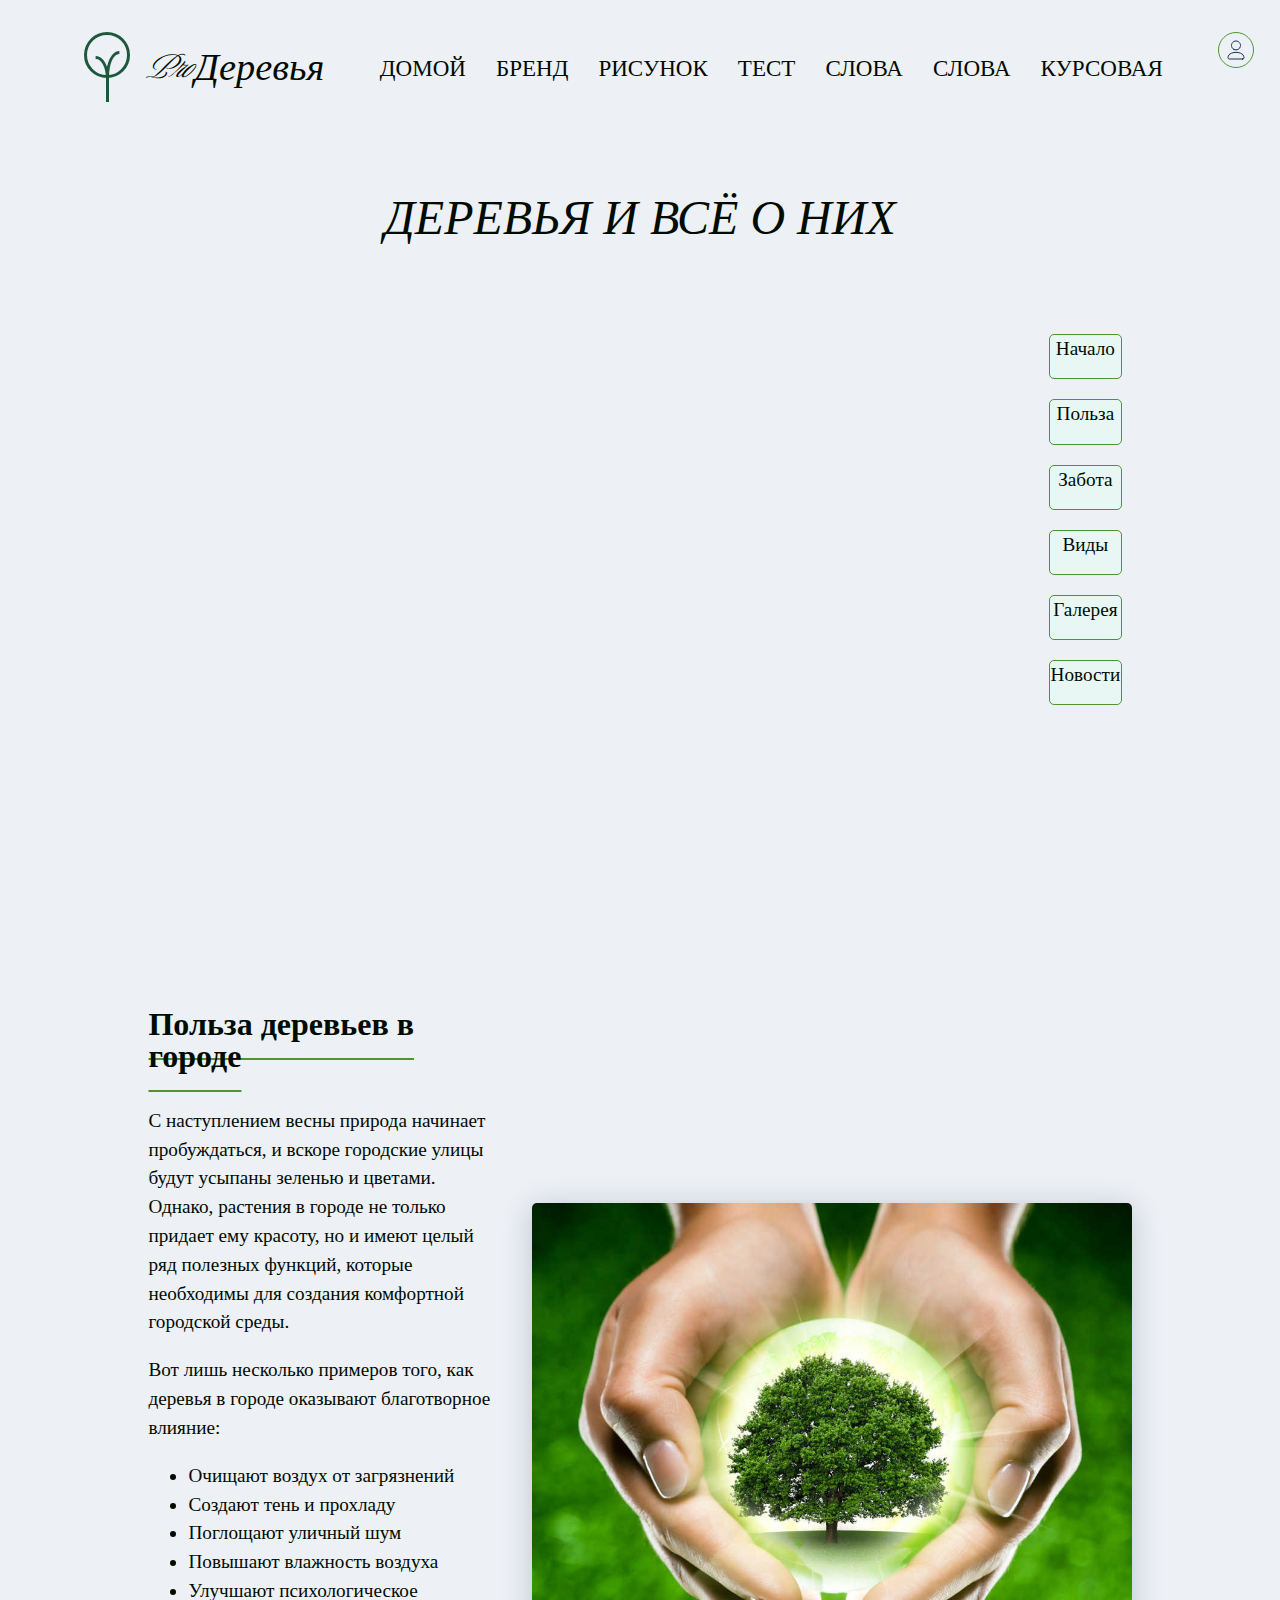
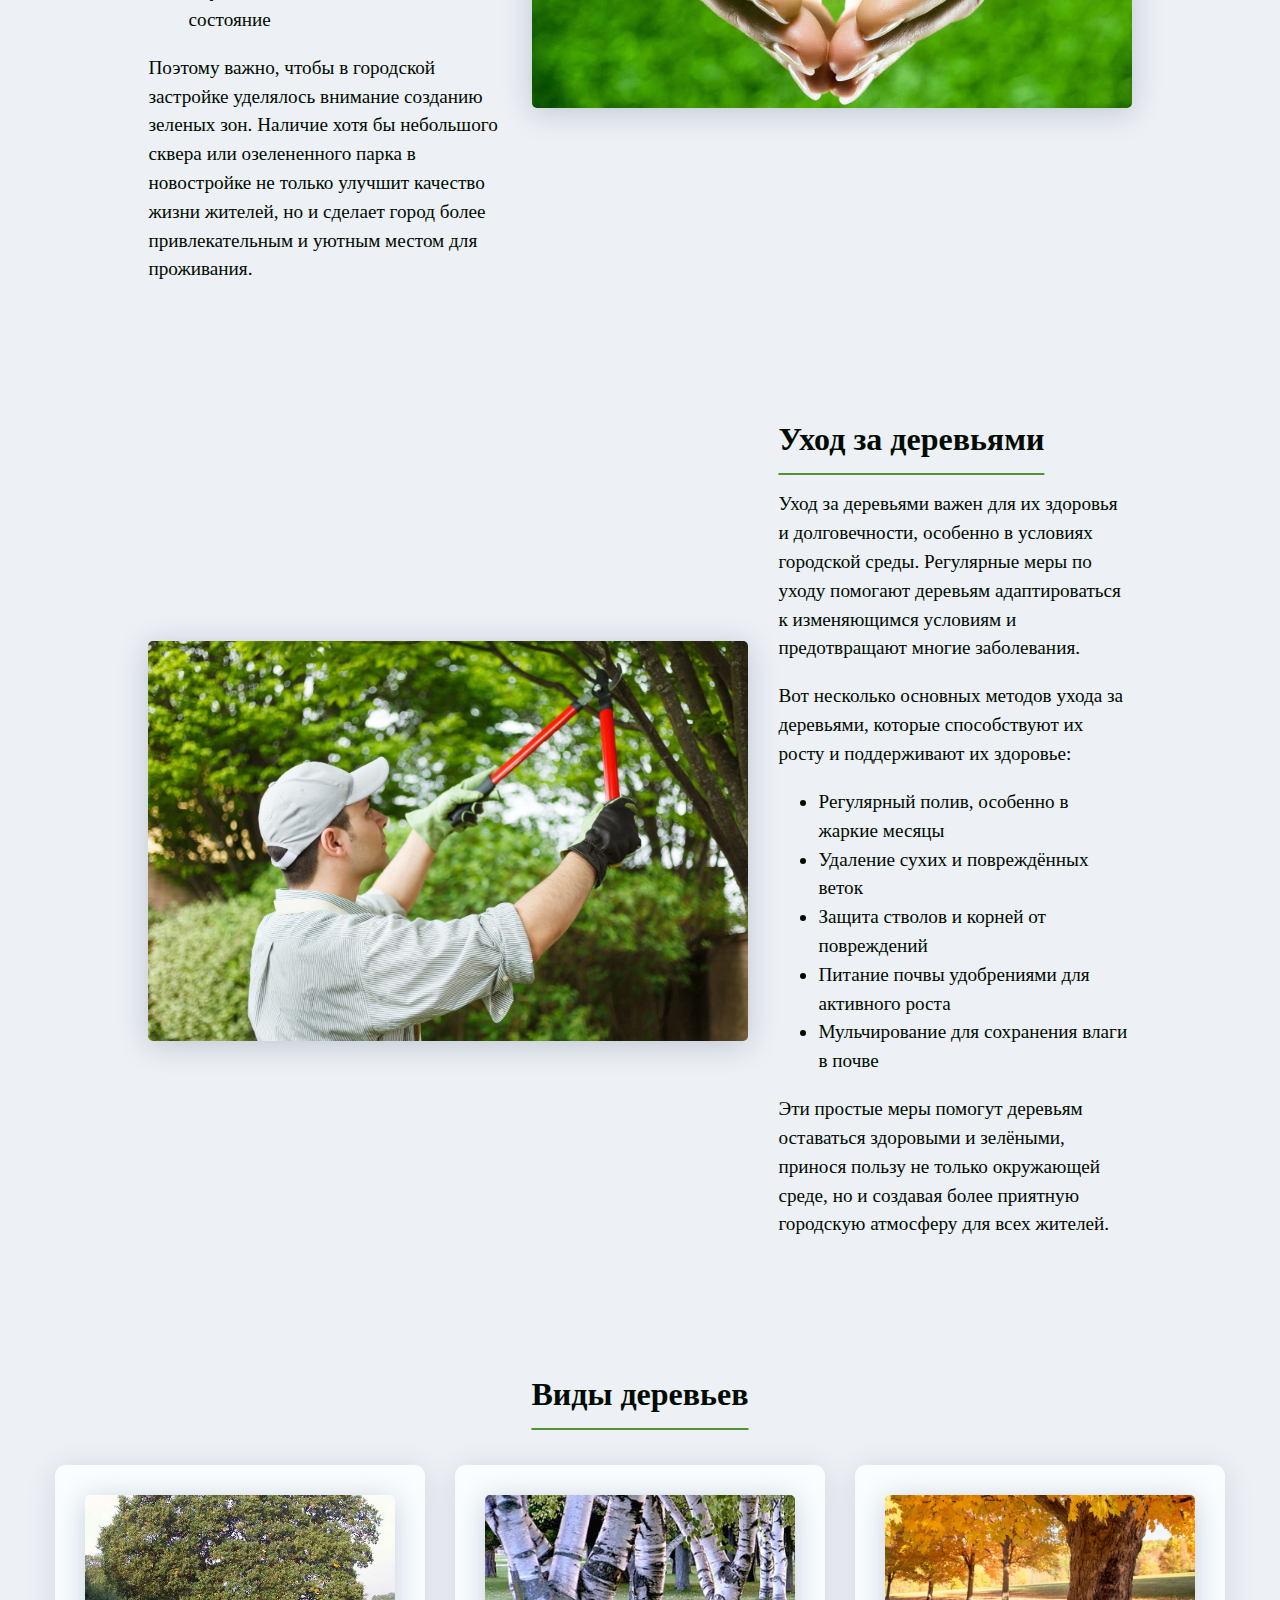
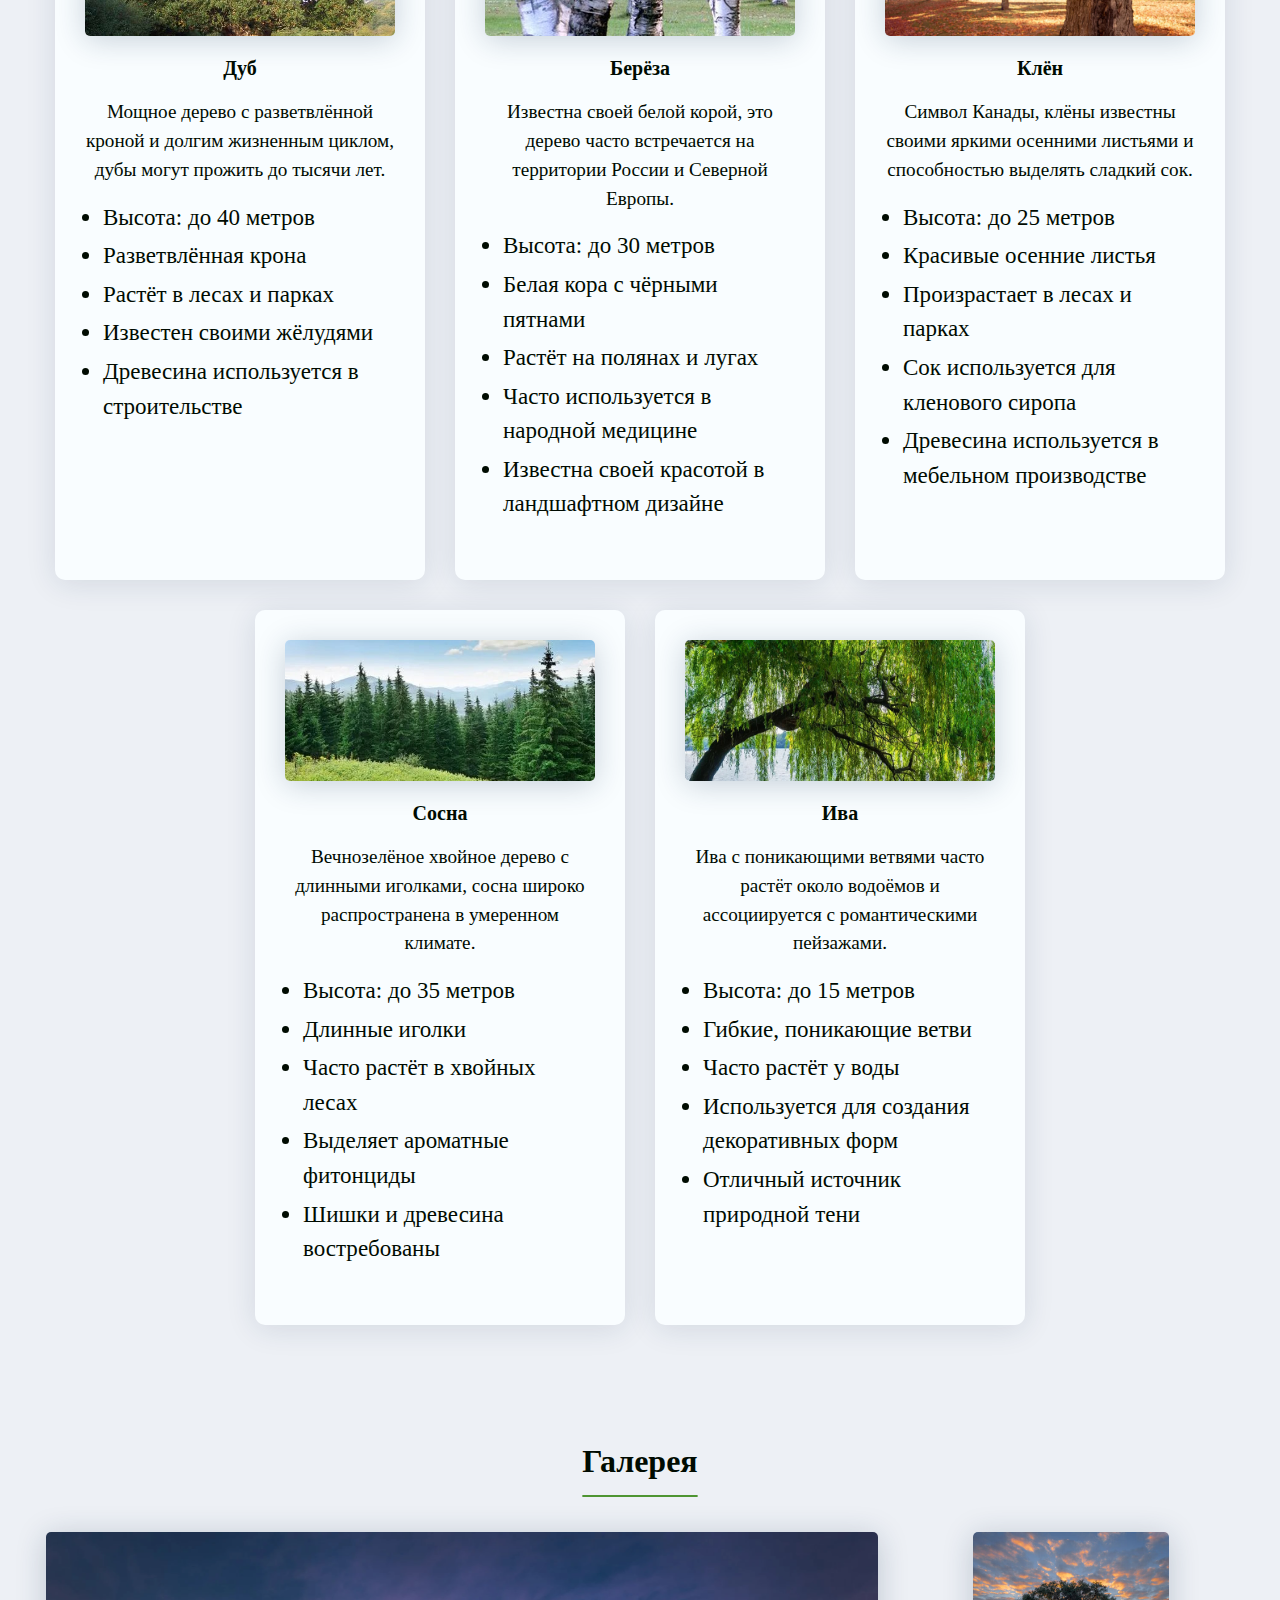
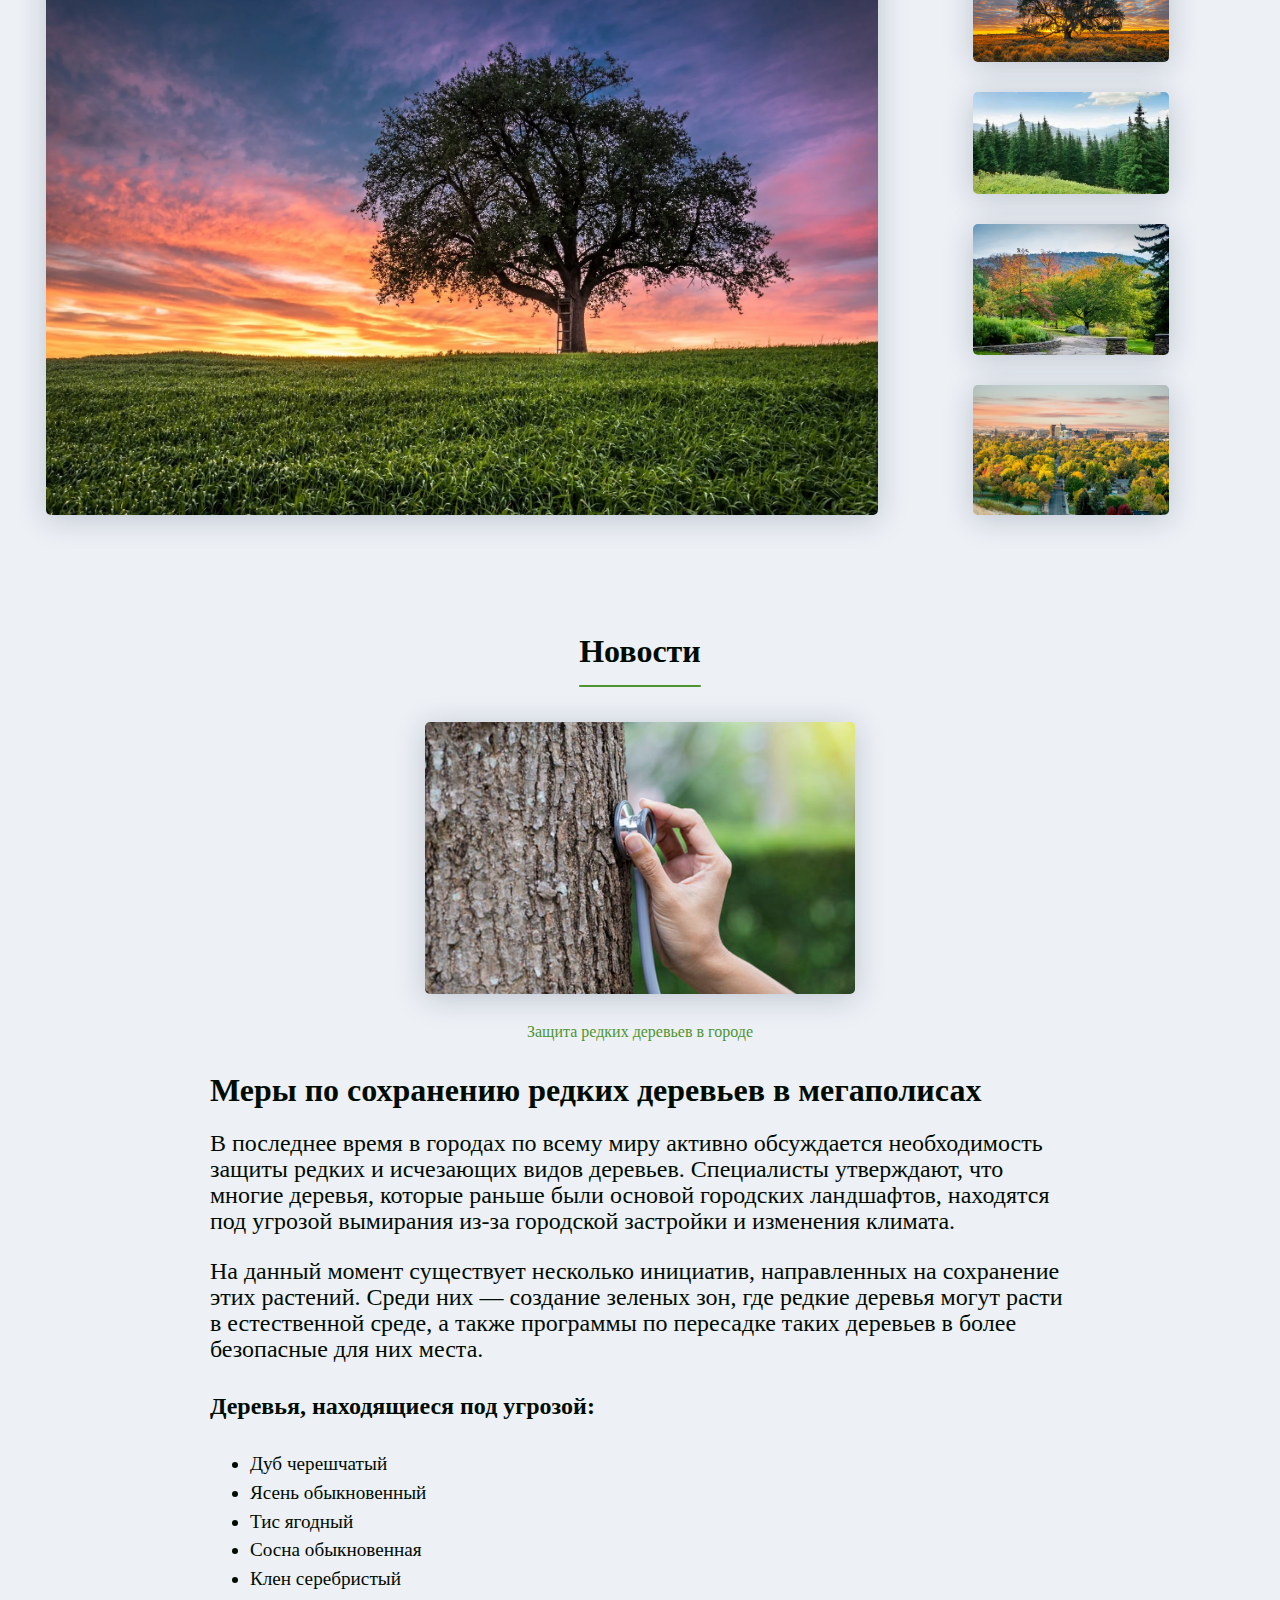
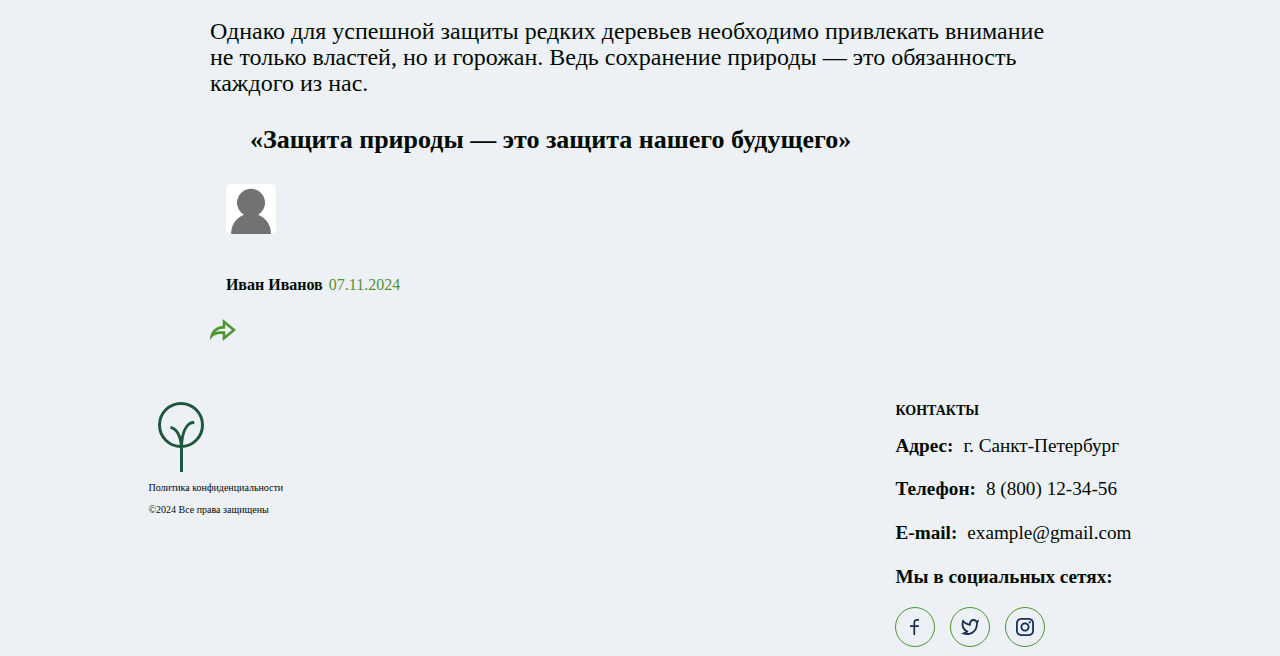
<file: index.html>
<!DOCTYPE html>
<html lang="ru" xmlns="http://www.w3.org/1999/html">
<head>
    <meta charset="UTF-8">
    <title>Trees</title>
    <link href="css/style.css" rel="stylesheet">
    <link href="css/logo.css" rel="stylesheet">
    <link href="css/animations.css" rel="stylesheet">
    <link href="https://fonts.googleapis.com/css2?family=Inter:slnt,wght@-10..0,100..900&family=Raleway:ital,wght@0,100..900;1,100..900&display=swap"
          rel="stylesheet">
    <link rel="icon" href="img/site-logo.png" type="image/x-icon">
</head>
<body>
<header class="main-header">
    <nav class="main-nav">
        <a class="logo" href="#">
            <div class="logo-css">
                <div class="logo-leaves"></div>
                <div class="branch"></div>
            </div>
            <h1 class="logo-pro">Pro</h1>
            <h1 class="logo-trees">Деревья</h1></a>
        <ul class="site-nav">
            <li class="site-navigation-item"><a href="index.html">Домой</a></li>
            <li class="site-navigation-item"><a href="brand.html">Бренд</a></li>
            <li class="site-navigation-item"><a href="picture.html">Рисунок</a></li>
            <li class="site-navigation-item"><a href="test.html">Тест</a></li>
            <li class="site-navigation-item"><a href="words.html">Слова</a></li>
            <li class="site-navigation-item"><a href="words.html">Слова</a></li>
            <li class="site-navigation-item"><a href="course.html">Курсовая</a></li>
        </ul>
        <a class="account" href="#"><img src="img/account.svg" alt="account icon"></a>
    </nav>
</header>
<main>
    <section class="hero" id="home">
        <h1>Деревья и всё о них</h1>
        <div class="wrapper-nav">
            <img class="photo fade-in-element scalable-anim" src="img/trees_main.jpg" alt="trees_main">
            <nav class="page-nav">
                <ul>
                    <li><a href="#home">Начало</a></li>
                    <li><a href="#benefits">Польза</a></li>
                    <li><a href="#care">Забота</a></li>
                    <li><a href="#types">Виды</a></li>
                    <li><a href="#gallery">Галерея</a></li>
                    <li><a href="#news">Новости</a></li>
                </ul>
            </nav>
        </div>
    </section>

    <section class="benefits content-block align-right" id="benefits">
        <div class="plate-content-container content-block-container">
            <h2>Польза деревьев в городе</h2>
            <p>С наступлением весны природа начинает пробуждаться, и вскоре городские улицы будут усыпаны зеленью и
                цветами. Однако, растения в городе не только придает ему красоту, но и имеют целый ряд полезных функций,
                которые необходимы для создания комфортной городской среды.</p>
            <p>Вот лишь несколько примеров того, как деревья в городе оказывают благотворное влияние:</p>
            <ul class="benefits-list">
                <li>Очищают воздух от загрязнений</li>
                <li>Создают тень и прохладу</li>
                <li>Поглощают уличный шум</li>
                <li>Повышают влажность воздуха</li>
                <li>Улучшают психологическое состояние</li>
            </ul>
            <p>Поэтому важно, чтобы в городской застройке уделялось внимание созданию зеленых зон. Наличие хотя бы
                небольшого сквера или озелененного парка в новостройке не только улучшит качество жизни жителей, но и
                сделает город более привлекательным и уютным местом для проживания.</p>
        </div>
        <img class="photo fade-in-element scalable-anim" src="img/benefits.jpg" alt="benefits">
    </section>

    <section class="care content-block align-left" id="care">
        <img class="photo fade-in-element scalable-anim" src="img/tree_care.jpg" alt="care">
        <div class="plate-content-container content-block-container">
            <h2>Уход за деревьями</h2>
            <p>Уход за деревьями важен для их здоровья и долговечности, особенно в условиях городской среды. Регулярные
                меры по уходу помогают деревьям адаптироваться к изменяющимся условиям и предотвращают многие
                заболевания.</p>
            <p>Вот несколько основных методов ухода за деревьями, которые способствуют их росту и поддерживают их
                здоровье:</p>
            <ul class="care-list">
                <li>Регулярный полив, особенно в жаркие месяцы</li>
                <li>Удаление сухих и повреждённых веток</li>
                <li>Защита стволов и корней от повреждений</li>
                <li>Питание почвы удобрениями для активного роста</li>
                <li>Мульчирование для сохранения влаги в почве</li>
            </ul>
            <p>Эти простые меры помогут деревьям оставаться здоровыми и зелёными, принося пользу не только окружающей
                среде, но и создавая более приятную городскую атмосферу для всех жителей.</p>
        </div>

    </section>


    <section class="tree-types" id="types">
        <h2>Виды деревьев</h2>
        <ul class="tree-types__cards">
            <li class="tree-types__cards__item card slide-in-element scalable-anim">
                <img class="card-img photo" src="img/oak.jpg" width="310" height="141" alt="дуб">
                <h3 class="card-title">Дуб</h3>
                <p class="card-description">Мощное дерево с разветвлённой кроной и долгим жизненным циклом, дубы могут
                    прожить до тысячи лет.</p>
                <ul class="card-features">
                    <li>Высота: до 40 метров</li>
                    <li>Разветвлённая крона</li>
                    <li>Растёт в лесах и парках</li>
                    <li>Известен своими жёлудями</li>
                    <li>Древесина используется в строительстве</li>
                </ul>
            </li>
            <li class="tree-types__cards__item card slide-in-element scalable-anim">
                <img class="card-img photo" src="img/birch.jpg" width="310" height="141" alt="берёза">
                <h3 class="card-title">Берёза</h3>
                <p class="card-description">Известна своей белой корой, это дерево часто встречается на территории
                    России и Северной Европы.</p>
                <ul class="card-features">
                    <li>Высота: до 30 метров</li>
                    <li>Белая кора с чёрными пятнами</li>
                    <li>Растёт на полянах и лугах</li>
                    <li>Часто используется в народной медицине</li>
                    <li>Известна своей красотой в ландшафтном дизайне</li>
                </ul>
            </li>
            <li class="tree-types__cards__item card slide-in-element scalable-anim">
                <img class="card-img photo" src="img/maple.jpg" width="310" height="141" alt="клён">
                <h3 class="card-title">Клён</h3>
                <p class="card-description">Символ Канады, клёны известны своими яркими осенними листьями и способностью
                    выделять сладкий сок.</p>
                <ul class="card-features">
                    <li>Высота: до 25 метров</li>
                    <li>Красивые осенние листья</li>
                    <li>Произрастает в лесах и парках</li>
                    <li>Сок используется для кленового сиропа</li>
                    <li>Древесина используется в мебельном производстве</li>
                </ul>
            </li>
            <li class="tree-types__cards__item card slide-in-element scalable-anim">
                <img class="card-img photo" src="img/pine.jpg" width="310" height="141" alt="сосна">
                <h3 class="card-title">Сосна</h3>
                <p class="card-description">Вечнозелёное хвойное дерево с длинными иголками, сосна широко распространена
                    в умеренном климате.</p>
                <ul class="card-features">
                    <li>Высота: до 35 метров</li>
                    <li>Длинные иголки</li>
                    <li>Часто растёт в хвойных лесах</li>
                    <li>Выделяет ароматные фитонциды</li>
                    <li>Шишки и древесина востребованы</li>
                </ul>
            </li>
            <li class="tree-types__cards__item card slide-in-element scalable-anim">
                <img class="card-img photo" src="img/willow.jpg" width="310" height="141" alt="ива">
                <h3 class="card-title">Ива</h3>
                <p class="card-description">Ива с поникающими ветвями часто растёт около водоёмов и ассоциируется с
                    романтическими пейзажами.</p>
                <ul class="card-features">
                    <li>Высота: до 15 метров</li>
                    <li>Гибкие, поникающие ветви</li>
                    <li>Часто растёт у воды</li>
                    <li>Используется для создания декоративных форм</li>
                    <li>Отличный источник природной тени</li>
                </ul>
            </li>
        </ul>
    </section>


    <section class="gallery" id="gallery">
        <h2>Галерея</h2>
        <div class="gallery-wrapper">
            <img class="gallery-active-img photo fade-in-element scalable-anim" src="img/gallery_photo_1.jpg" alt="Активное фото галереи">
            <ul class="gallery-preview slide-in-element">
                <li class="preview-item">
                    <a href="#">
                        <img class="photo scalable-anim" src="img/gallery_photo_2.jpg" alt="Фото галереи">
                    </a>
                </li>
                <li class="preview-item">
                    <a href="#">
                        <img class="photo scalable-anim" src="img/gallery_photo_3.jpg" alt="Фото галереи">
                    </a>
                </li>
                <li class="preview-item">
                    <a href="#">
                        <img class="photo scalable-anim" src="img/gallery_photo_4.jpg" alt="Фото галереи">
                    </a>
                </li>
                <li class="preview-item">
                    <a href="#">
                        <img class="photo scalable-anim" src="img/gallery_photo_5.jpg" alt="Фото галереи">
                    </a>
                </li>
            </ul>
        </div>
    </section>

    <section class="news" id="news">
        <h2>Новости</h2>
        <div class="news-content">
            <figure class="news-main-photo fade-in-element">
                <img class="photo scalable-anim" src="img/tree_news_1.jpg" alt="Защита редких деревьев в городе">
                <figcaption>Защита редких деревьев в городе</figcaption>
            </figure>
            <h3>Меры по сохранению редких деревьев в мегаполисах</h3>
            <p>В последнее время в городах по всему миру активно обсуждается необходимость защиты редких и исчезающих
                видов деревьев. Специалисты утверждают, что многие деревья, которые раньше были основой городских
                ландшафтов, находятся под угрозой вымирания из-за городской застройки и изменения климата.</p>
            <p>На данный момент существует несколько инициатив, направленных на сохранение этих растений. Среди них —
                создание зеленых зон, где редкие деревья могут расти в естественной среде, а также программы по
                пересадке таких деревьев в более безопасные для них места.</p>
            <h4>Деревья, находящиеся под угрозой:</h4>
            <ul class="tree-species">
                <li class="tree-species-item">Дуб черешчатый</li>
                <li class="tree-species-item">Ясень обыкновенный</li>
                <li class="tree-species-item">Тис ягодный</li>
                <li class="tree-species-item">Сосна обыкновенная</li>
                <li class="tree-species-item">Клен серебристый</li>
            </ul>
            <p>Однако для успешной защиты редких деревьев необходимо привлекать внимание не только властей, но и
                горожан. Ведь сохранение природы — это обязанность каждого из нас.</p>
            <blockquote>«Защита природы — это защита нашего будущего»</blockquote>
            <footer>
                <figure class="author">
                    <img class="news-content-author-photo photo" src="img/account_icon.png" alt="фото автора статьи">
                    <figcaption>
                        <p>
                            <span class="news-content-author-name author-caption">Иван Иванов</span>
                            <span><time class="news-content-date-publication author-caption" datetime="2024-11-07">07.11.2024</time></span>
                        </p>
                    </figcaption>
                </figure>
                <a href="#"><img src="img/share_icon.svg" alt="кнопка поделиться"></a>
            </footer>
        </div>
    </section>
</main>
<footer class="main-footer">
    <div class="main-footer-content">
        <div class="main-footer-content-company">
            <a class="logo" href="#">
                <div class="logo-css">
                    <div class="logo-leaves"></div>
                    <div class="branch"></div>
                </div>
            </a>
            <p class="policy"><a href>Политика конфиденциальности</a></p>
            <p class="copyright"> ©2024 Все права защищены</p>
        </div>
        <div class="contact-info-content">
            <h2>Контакты</h2>
            <ul class="contact-list">
                <li class="contact-list-item">
                    <h3>Адрес:</h3>
                    <address class="contact-address">г. Санкт-Петербург</address>
                </li>
                <li class="contact-list-item">
                    <h3>Телефон:</h3>
                    <a class="contact-phone" href="tel:8622620563">8 (800) 12-34-56</a>
                </li>
                <li class="contact-list-item">
                    <h3>E-mail:</h3>
                    <a class="contact-email" href="mailto:yachtclub-sochi@mail.ru">example@gmail.com</a>
                </li>
                <li class="contact-list-item">
                    <h3>Мы в социальных сетях:</h3>
                    <ul class="social-list">
                        <li class="social-list-item"><a href="#"><img src="img/facebook.svg" alt="Facebook"></a></li>
                        <li class="social-list-item"><a href="#"><img src="img/twitter.svg" alt="Twitter"></a></li>
                        <li class="social-list-item"><a href="#"><img src="img/instagram.svg" alt="Instagram"></a></li>
                    </ul>
                </li>
            </ul>
        </div>
    </div>
</footer>
<script src="js/anim.js"></script>
</body>
</html>
</file>
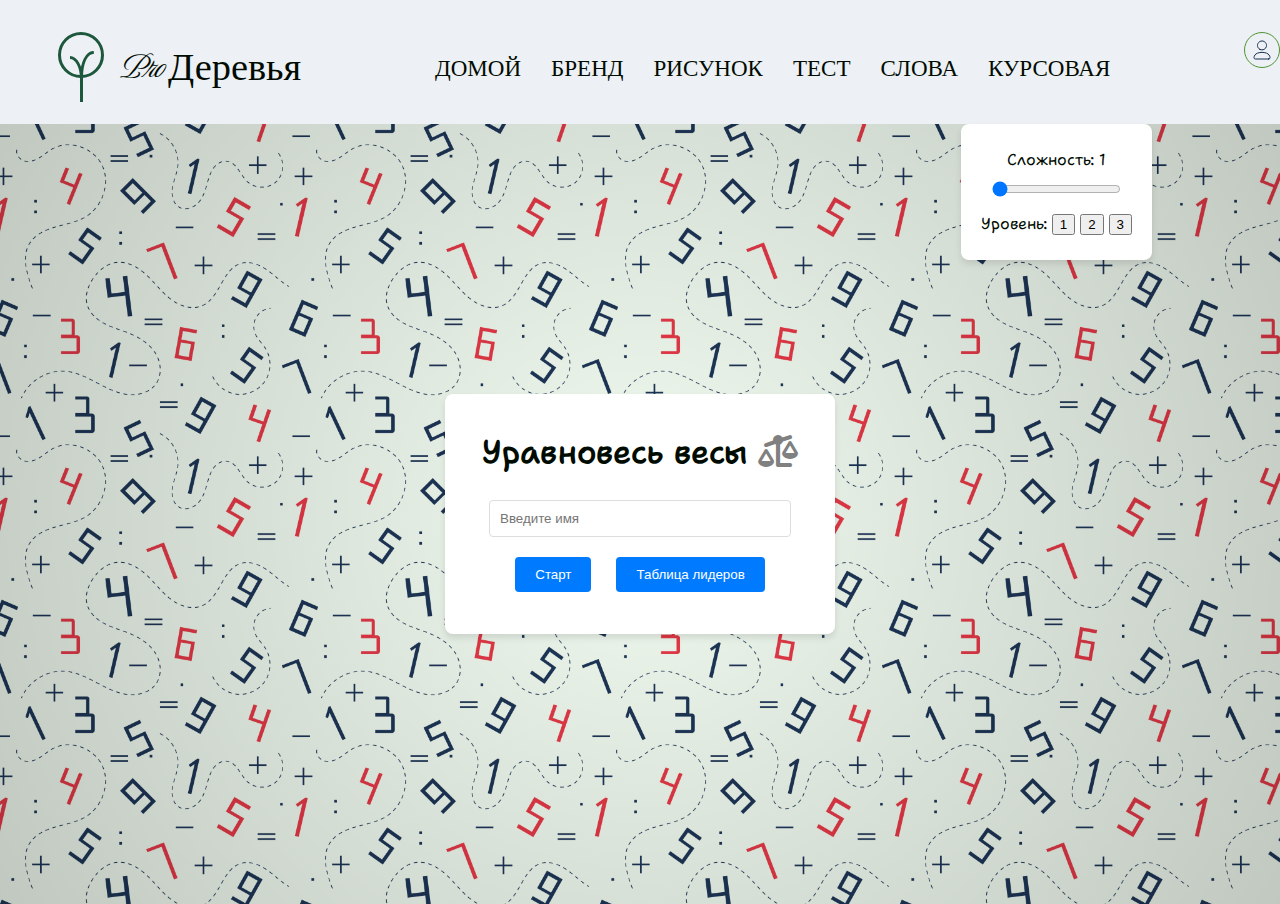
<file: course.html>
<!doctype html>
<html class="no-js" lang="">

<head>
    <meta charset="utf-8">
    <meta name="viewport" content="width=device-width, initial-scale=1">
    <title>Курсовая</title>
    <link rel="stylesheet" href="css/header-style.css">
    <link rel="stylesheet" href="css/startpage.css">
    <meta name="description" content="">
    <link href="css/brand.css" rel="stylesheet">
    <link href="css/logo.css" rel="stylesheet">
    <link href="https://fonts.googleapis.com/css2?family=Inter:slnt,wght@-10..0,100..900&family=Raleway:ital,wght@0,100..900;1,100..900&display=swap"
          rel="stylesheet">
    <link rel="icon" href="img/site-logo.png" type="image/x-icon">

    <link rel="stylesheet" href="css/level1.css">
    <link rel="stylesheet" href="css/level2.css">
    <link rel="stylesheet" href="css/level3.css">
    <link rel="stylesheet" href="css/solid.css">
    <link rel="stylesheet" href="css/fontawesome.css">


    <meta property="og:title" content="">
    <meta property="og:type" content="">
    <meta property="og:url" content="">
    <meta property="og:image" content="">
    <meta property="og:image:alt" content="">

    <meta name="theme-color" content="#fafafa">
</head>

<body>
<header class="main-header">
    <nav class="main-nav">
        <a class="logo" href="#">
            <div class="logo-css">
                <div class="logo-leaves"></div>
                <div class="branch"></div>
            </div>
            <h1 class="logo-pro">Pro</h1>
            <h1 class="logo-trees">Деревья</h1></a>
        <ul class="site-nav">
            <li class="site-navigation-item"><a href="index.html">Домой</a></li>
            <li class="site-navigation-item"><a href="brand.html">Бренд</a></li>
            <li class="site-navigation-item"><a href="picture.html">Рисунок</a></li>
            <li class="site-navigation-item"><a href="test.html">Тест</a></li>
            <li class="site-navigation-item"><a href="words.html">Слова</a></li>
            <li class="site-navigation-item"><a href="course.html">Курсовая</a></li>
        </ul>
        <a class="account" href="#"><img src="img/account.svg" alt="account icon"></a>
    </nav>
</header>
<br>
<div id="body-game">
    <div class="container" id="userinput-container">
        <h1>Уравновесь весы <i id="name-icon" class="fa-solid fa-scale-unbalanced"></i></h1>
        <input type="text" id="username-input" placeholder="Введите имя">
        <br>
        <button class="animated-btn" id="start-btn" onclick="startGame()">Старт</button>
        <button class="animated-btn" id="leader-btn" onclick="viewLeaderboard()">Таблица лидеров</button>
    </div>
</div>

<script src="js/main.js"></script>
<script src="js/main-anim.js"></script>
<script src="js/level1.js"></script>
<script src="js/level2.js"></script>
<script src="js/level3.js"></script>
<script src="js/config/game-config.js"></script>

<script src="js/debug.js"></script>
</body>

</html>
</file>
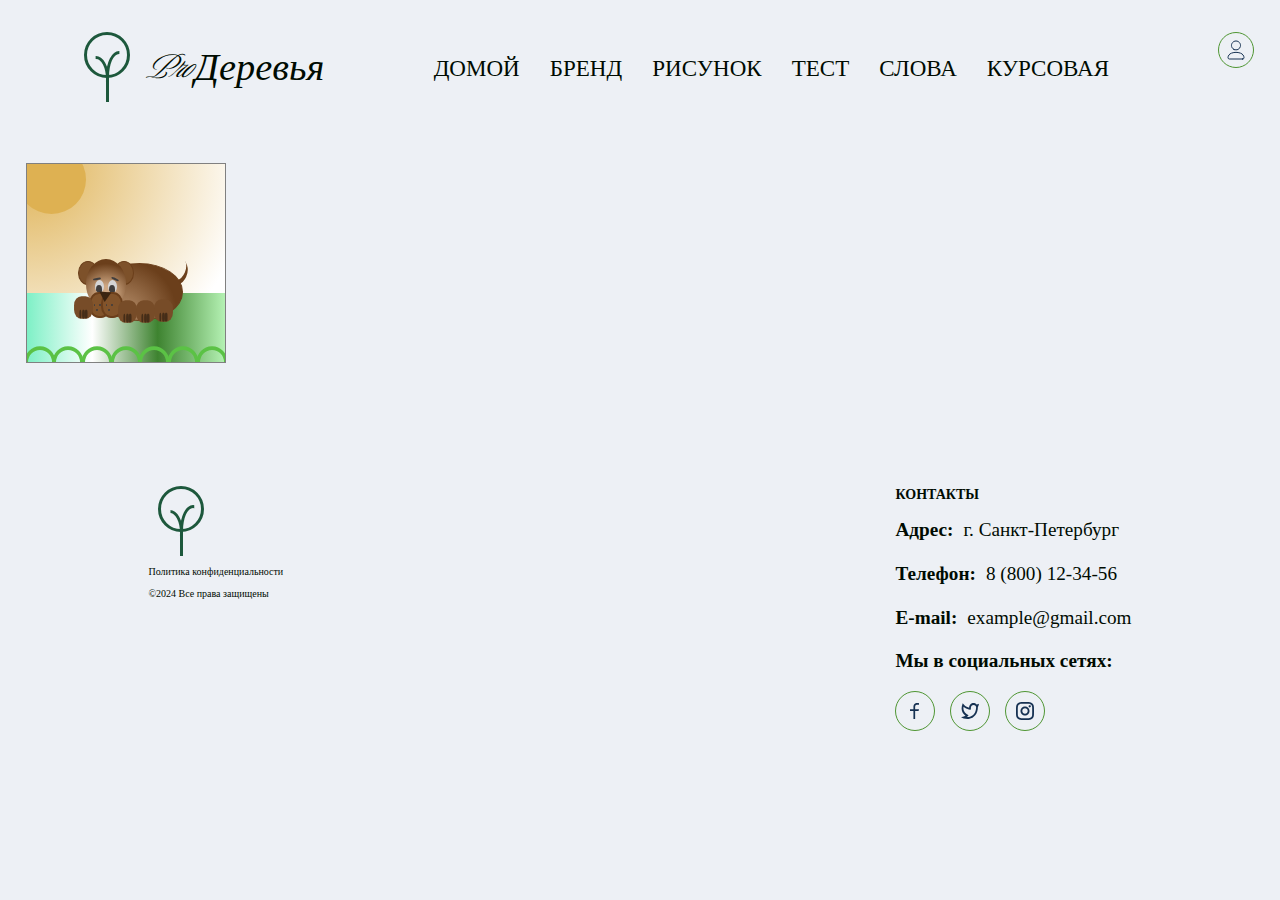
<file: picture.html>
<!DOCTYPE html>
<html lang="ru" xmlns="http://www.w3.org/1999/html">
<head>
    <meta charset="UTF-8">
    <title>Картинка</title>
    <link href="css/style.css" rel="stylesheet">
    <link href="css/pic.css" rel="stylesheet">
    <link href="css/logo.css" rel="stylesheet">
    <link href="https://fonts.googleapis.com/css2?family=Inter:slnt,wght@-10..0,100..900&family=Raleway:ital,wght@0,100..900;1,100..900&display=swap"
          rel="stylesheet">
    <link rel="icon" href="img/site-logo.png" type="image/x-icon">
</head>
<body>
<header class="main-header">
    <nav class="main-nav">
        <a class="logo" href="#">
            <div class="logo-css">
                <div class="logo-leaves"></div>
                <div class="branch"></div>
            </div>
            <h1 class="logo-pro">Pro</h1>
            <h1 class="logo-trees">Деревья</h1></a>
        <ul class="site-nav">
            <li class="site-navigation-item"><a href="index.html">Домой</a></li>
            <li class="site-navigation-item"><a href="brand.html">Бренд</a></li>
            <li class="site-navigation-item"><a href="picture.html">Рисунок</a></li>
            <li class="site-navigation-item"><a href="test.html">Тест</a></li>
            <li class="site-navigation-item"><a href="words.html">Слова</a></li>
            <li class="site-navigation-item"><a href="course.html">Курсовая</a></li>
        </ul>
        <a class="account" href="#"><img src="img/account.svg" alt="account icon"></a>
    </nav>
</header>
<div id="main">
    <div class="inner">
        <div class="pic_box">
            <div class="sun"></div>
            <div class="grass">
                <div class="grass_container">
                    <div class="grass_circle"></div>
                    <div class="grass_circle"></div>
                    <div class="grass_circle"></div>
                    <div class="grass_circle"></div>
                    <div class="grass_circle"></div>
                    <div class="grass_circle"></div>
                    <div class="grass_circle"></div>
                </div>
            </div>
            <div class="dog">
                <div class="dog_body"></div>
                <div class="dog_head">
                    <div class="eye_brow left"></div>
                    <div class="eye_brow right"></div>
                    <div class="dog_eye"></div>
                    <div class="dog_eye"></div>
                    <div class="dog_ear left"></div>
                    <div class="dog_ear right"></div>
                    <div class="dog_mouth left">
                        <div class="mouth_dots"></div>
                    </div>
                    <div class="dog_mouth right">
                        <div class="mouth_dots"></div>
                    </div>
                    <div class="dog_nose"></div>
                </div>
                <div class="dog_paw one">
                    <div class="nail"></div>
                </div>
                <div class="dog_paw two">
                    <div class="nail"></div>
                </div>
                <div class="dog_paw three">
                    <div class="nail"></div>
                </div>
                <div class="dog_paw four">
                    <div class="nail"></div>
                </div>
                <div class="tail"></div>
            </div>
        </div>
    </div>
</div>
<footer class="main-footer">
    <div class="main-footer-content">
        <div class="main-footer-content-company">
            <a class="logo" href="#">
                <div class="logo-css">
                    <div class="logo-leaves"></div>
                    <div class="branch"></div>
                </div>
            </a>
            <p class="policy"><a href>Политика конфиденциальности</a></p>
            <p class="copyright"> ©2024 Все права защищены</p>
        </div>
        <div class="contact-info-content">
            <h2>Контакты</h2>
            <ul class="contact-list">
                <li class="contact-list-item">
                    <h3>Адрес:</h3>
                    <address class="contact-address">г. Санкт-Петербург</address>
                </li>
                <li class="contact-list-item">
                    <h3>Телефон:</h3>
                    <a class="contact-phone" href="tel:8622620563">8 (800) 12-34-56</a>
                </li>
                <li class="contact-list-item">
                    <h3>E-mail:</h3>
                    <a class="contact-email" href="mailto:yachtclub-sochi@mail.ru">example@gmail.com</a>
                </li>
                <li class="contact-list-item">
                    <h3>Мы в социальных сетях:</h3>
                    <ul class="social-list">
                        <li class="social-list-item"><a href="#"><img src="img/facebook.svg" alt="Facebook"></a></li>
                        <li class="social-list-item"><a href="#"><img src="img/twitter.svg" alt="Twitter"></a></li>
                        <li class="social-list-item"><a href="#"><img src="img/instagram.svg" alt="Instagram"></a></li>
                    </ul>
                </li>
            </ul>
        </div>
    </div>
</footer>
</body>
</html>
</file>
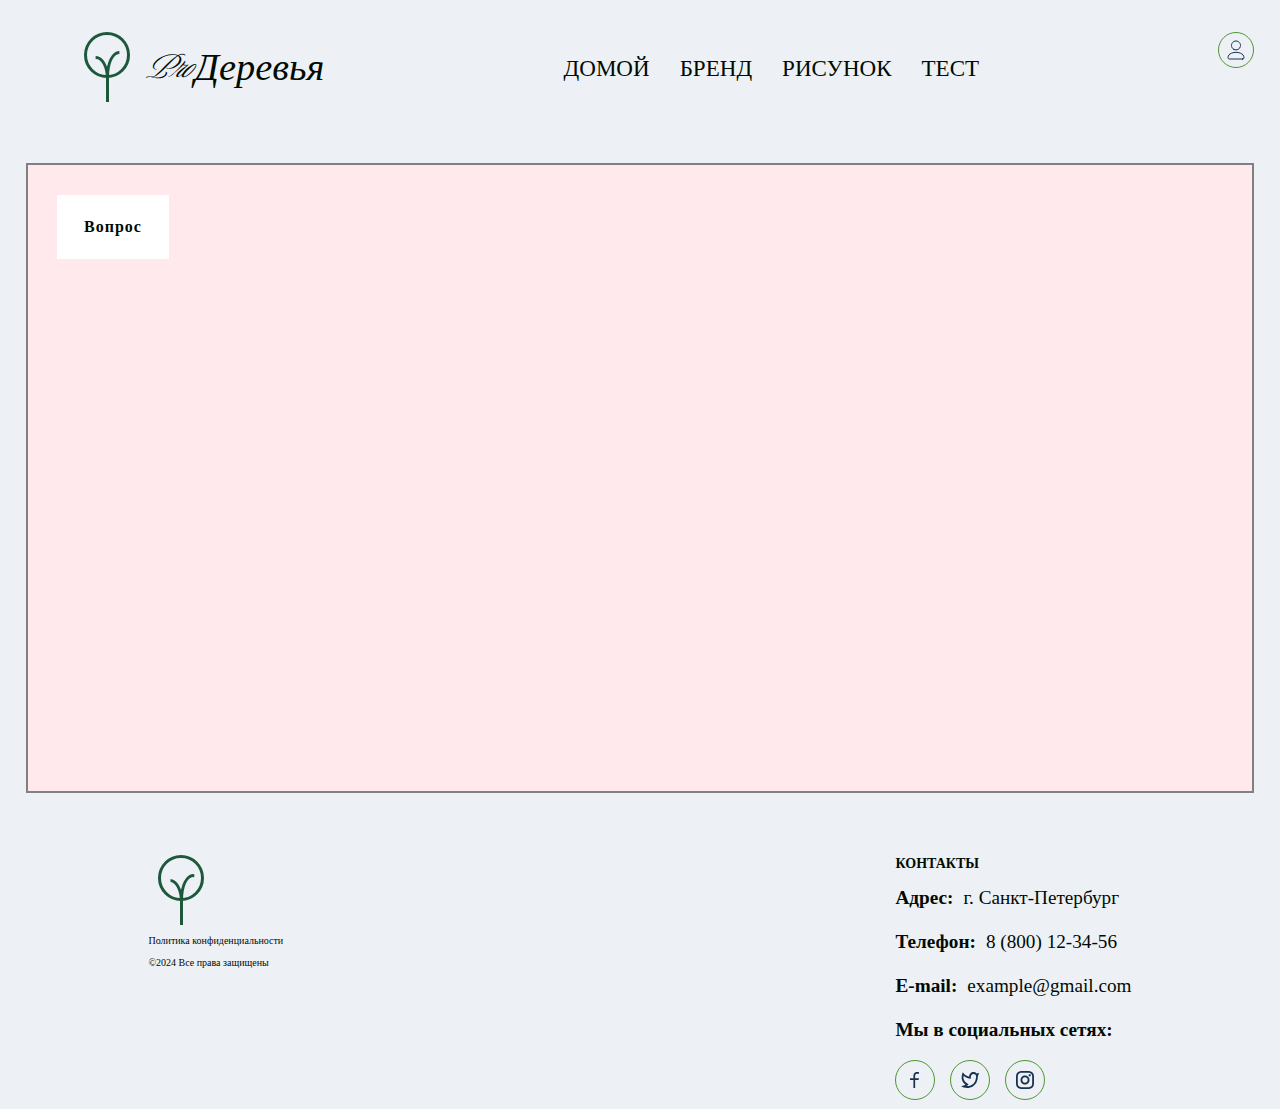
<file: test.html>
<!DOCTYPE html>
<html lang="ru" xmlns="http://www.w3.org/1999/html">
<head>
    <meta charset="UTF-8">
    <title>Тест</title>
    <link href="css/style.css" rel="stylesheet">
    <link href="css/test.css" rel="stylesheet">
    <link href="css/logo.css" rel="stylesheet">
    <link href="https://fonts.googleapis.com/css2?family=Inter:slnt,wght@-10..0,100..900&family=Raleway:ital,wght@0,100..900;1,100..900&display=swap"
          rel="stylesheet">
    <link rel="icon" href="img/site-logo.png" type="image/x-icon">
</head>
<body>
<header class="main-header">
    <nav class="main-nav">
        <a class="logo" href="#">
            <div class="logo-css">
                <div class="logo-leaves"></div>
                <div class="branch"></div>
            </div>
            <h1 class="logo-pro">Pro</h1>
            <h1 class="logo-trees">Деревья</h1></a>
        <ul class="site-nav">
            <li class="site-navigation-item"><a href="index.html">Домой</a></li>
            <li class="site-navigation-item"><a href="brand.html">Бренд</a></li>
            <li class="site-navigation-item"><a href="picture.html">Рисунок</a></li>
            <li class="site-navigation-item"><a href="test.html">Тест</a></li>
        </ul>
        <a class="account" href="#"><img src="img/account.svg" alt="account icon"></a>
    </nav>
</header>
<div id="main">
    <div class="inner">
        <div class="test-container">
            <div class="workspace">
                <div class="content" id="button-list">
                    <button class="question-btn" id="question-button" name="Вопрос">Вопрос</button>
                    <div class="content" id="notification"></div>
                </div>
                <div class="content" id="question-list"></div>
                <div class="content" id="answer-list"></div>
            </div>
            <div class="content" id="result-container">
                <h2>Результат</h2>
                <div class="content" id="stat-box"></div>
            </div>
        </div>
    </div>
</div>
<footer class="main-footer">
    <div class="main-footer-content">
        <div class="main-footer-content-company">
            <a class="logo" href="#">
                <div class="logo-css">
                    <div class="logo-leaves"></div>
                    <div class="branch"></div>
                </div>
            </a>
            <p class="policy"><a href>Политика конфиденциальности</a></p>
            <p class="copyright"> ©2024 Все права защищены</p>
        </div>
        <div class="contact-info-content">
            <h2>Контакты</h2>
            <ul class="contact-list">
                <li class="contact-list-item">
                    <h3>Адрес:</h3>
                    <address class="contact-address">г. Санкт-Петербург</address>
                </li>
                <li class="contact-list-item">
                    <h3>Телефон:</h3>
                    <a class="contact-phone" href="tel:8622620563">8 (800) 12-34-56</a>
                </li>
                <li class="contact-list-item">
                    <h3>E-mail:</h3>
                    <a class="contact-email" href="mailto:yachtclub-sochi@mail.ru">example@gmail.com</a>
                </li>
                <li class="contact-list-item">
                    <h3>Мы в социальных сетях:</h3>
                    <ul class="social-list">
                        <li class="social-list-item"><a href="#"><img src="img/facebook.svg" alt="Facebook"></a></li>
                        <li class="social-list-item"><a href="#"><img src="img/twitter.svg" alt="Twitter"></a></li>
                        <li class="social-list-item"><a href="#"><img src="img/instagram.svg" alt="Instagram"></a></li>
                    </ul>
                </li>
            </ul>
        </div>
    </div>
</footer>
<script src="js/test.js"></script>
</body>
</html>
</file>
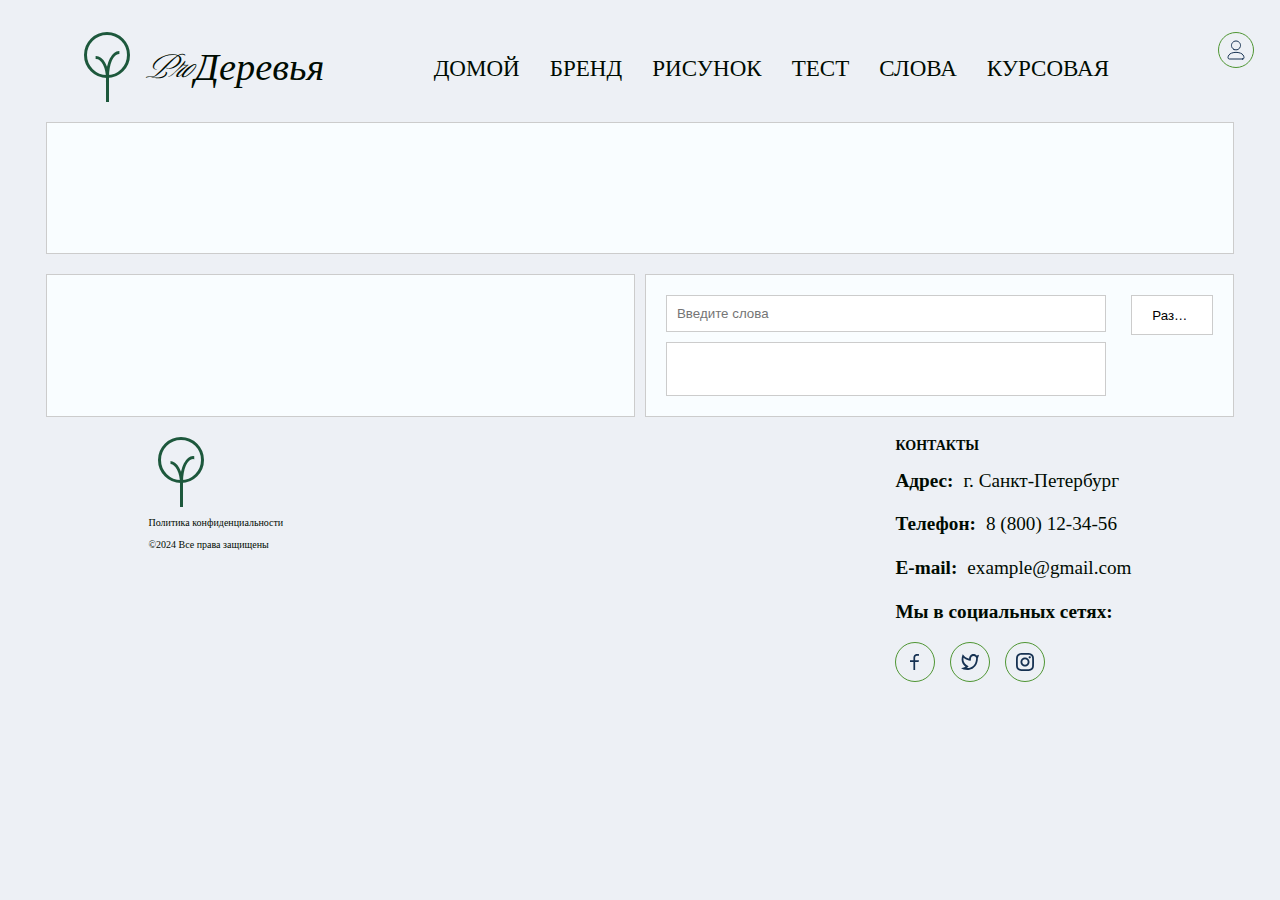
<file: words.html>
<!DOCTYPE html>
<html lang="ru" xmlns="http://www.w3.org/1999/html">
<head>
    <meta charset="UTF-8">
    <title>Тест</title>
    <link href="css/style.css" rel="stylesheet">
    <link href="css/logo.css" rel="stylesheet">
    <link href="css/words.css" rel="stylesheet">
    <link href="https://fonts.googleapis.com/css2?family=Inter:slnt,wght@-10..0,100..900&family=Raleway:ital,wght@0,100..900;1,100..900&display=swap"
          rel="stylesheet">
    <link rel="icon" href="img/site-logo.png" type="image/x-icon">
</head>
<body>
<header class="main-header">
    <nav class="main-nav">
        <a class="logo" href="#">
            <div class="logo-css">
                <div class="logo-leaves"></div>
                <div class="branch"></div>
            </div>
            <h1 class="logo-pro">Pro</h1>
            <h1 class="logo-trees">Деревья</h1></a>
        <ul class="site-nav">
            <li class="site-navigation-item"><a href="index.html">Домой</a></li>
            <li class="site-navigation-item"><a href="brand.html">Бренд</a></li>
            <li class="site-navigation-item"><a href="picture.html">Рисунок</a></li>
            <li class="site-navigation-item"><a href="test.html">Тест</a></li>
            <li class="site-navigation-item"><a href="words.html">Слова</a></li>
            <li class="site-navigation-item"><a href="course.html">Курсовая</a></li>
        </ul>
        <a class="account" href="#"><img src="img/account.svg" alt="account icon"></a>
    </nav>
</header>
<div id="main">
    <div class="inner">
        <div class="container">
            <div id="block3" class="block drag-container"></div>
            <div class="row-wrapper">
                <div id="block2" class="block drag-container"></div>
                <div id="block1" class="block">
                    <div class="column-wrapper">
                        <input class="input" type="text" id="inputText" placeholder="Введите слова">
                        <div id="wordsContainer" class="words-container"></div>
                    </div>
                    <button class="button" id="buttonParse">Разобрать</button>
                </div>
            </div>
        </div>
    </div>
</div>
<footer class="main-footer">
    <div class="main-footer-content">
        <div class="main-footer-content-company">
            <a class="logo" href="#">
                <div class="logo-css">
                    <div class="logo-leaves"></div>
                    <div class="branch"></div>
                </div>
            </a>
            <p class="policy"><a href>Политика конфиденциальности</a></p>
            <p class="copyright"> ©2024 Все права защищены</p>
        </div>
        <div class="contact-info-content">
            <h2>Контакты</h2>
            <ul class="contact-list">
                <li class="contact-list-item">
                    <h3>Адрес:</h3>
                    <address class="contact-address">г. Санкт-Петербург</address>
                </li>
                <li class="contact-list-item">
                    <h3>Телефон:</h3>
                    <a class="contact-phone" href="tel:8622620563">8 (800) 12-34-56</a>
                </li>
                <li class="contact-list-item">
                    <h3>E-mail:</h3>
                    <a class="contact-email" href="mailto:yachtclub-sochi@mail.ru">example@gmail.com</a>
                </li>
                <li class="contact-list-item">
                    <h3>Мы в социальных сетях:</h3>
                    <ul class="social-list">
                        <li class="social-list-item"><a href="#"><img src="img/facebook.svg" alt="Facebook"></a></li>
                        <li class="social-list-item"><a href="#"><img src="img/twitter.svg" alt="Twitter"></a></li>
                        <li class="social-list-item"><a href="#"><img src="img/instagram.svg" alt="Instagram"></a></li>
                    </ul>
                </li>
            </ul>
        </div>
    </div>
</footer>
<script src="js/words.js"></script>
</body>
</html>
</file>
<file: css/style.css>
@import url("https://fonts.googleapis.com/css?family=Luxurious+Script");

:root {
    --bg-color: #EDF0F5;
    --bg-secondary-color: #f9fdff;
    --bg-plate-secondary: #E8F7F4;
    --text-background-color: #ffffff;
    --text-color: #000b01;
    --accent-color: #4E9532;
    --secondary-color: #1D583C;
}

html {
    width: 96vw;
    margin-left: 2vw;
}

body {
    background-color: var(--bg-color);
    font-family: 'Roboto', serif;
    font-size: 1em;
    line-height: 2em;
    color: var(--text-color);
    margin: 0;
}

h1 {
    font-size: 3em;
    font-style: italic;
    font-weight: 400;
    line-height: 3.5em;
    text-transform: uppercase;
}

h2 {
    font-size: 2em;
    margin-top: 0;
    line-height: 1em;
    text-decoration: underline;
    text-decoration-color: var(--accent-color);
    text-decoration-thickness: 2px;
    text-underline-offset: 15px;
    text-underline-position: under;
}

h3 {
    font-size: 1.5em;
    margin: 0;
}

h4 {
    font-size: 1.2em;
    font-weight: bold;
    line-height: 1em;
}

@media screen and (max-width: 1110px) {
    h1 {
        font-size: 2em;
        line-height: 2.5em;
    }

    h2 {
        font-size: 1.5em;
        line-height: 1em;
    }

    h3 {
        font-size: 1.2em;
        line-height: 1em;
    }

    h4 {
        font-size: 1em;
        line-height: 1em;
    }
}

@media screen and (max-width: 750px) {
    h1 {
        font-size: 1.2em;
        line-height: 1.7em;
    }

    h2 {
        font-size: 1em;
        line-height: 1em;
    }

    h3 {
        font-size: 1em;
        line-height: 1em;
    }

    h4 {
        font-size: 0.8em;
        line-height: 1em;
    }
}

p, li {
    line-height: 1.5em;
    font-size: 1.2em;
}

@media screen and (max-width: 800px) {
    p, li {
        line-height: normal !important;
        font-size: 1em !important;
    }

    .site-nav > .site-navigation-item > a {
        font-size: 1em !important;
    }
}

.photo {
    border-radius: 5px !important;
    box-shadow: 0 4px 30px 0 rgba(22, 49, 82, 0.22);
}

ul {
    margin: 0;
}

.contact-list-item > a {
    text-decoration: none;
    color: inherit;
}

.contact-list-item h3 {
    font-size: 1em;
    font-weight: 700;
}

.date {
    font-size: 1.5em;
    line-height: 18px;
    text-transform: uppercase;
}

.main-nav a {
    color: inherit;
    text-transform: uppercase;
    text-decoration: none;
    font-size: 1.2em;
    line-height: 1em;
}

.news h2 {
    text-align: center;
    margin-bottom: 55px;
}

.news h3 {
    font-size: 2em;
    line-height: 1em;
    /*margin-top: 0;*/
}

.news h4 {
    font-size: 1.5em;
    font-weight: bold;
    line-height: 1em;
}

.news-main-photo > figcaption, .news-content-date-publication {
    color: var(--accent-color);
    line-height: 19px;
}

.news p, .species-item {
    font-size: 1.5em;
    line-height: 26px;
}

blockquote {
    font-size: 26px;
    font-weight: bold;
    line-height: 36px;
}

.news-content-author-name {
    font-weight: bold;
}

.author-caption {
    line-height: 19px;
    font-size: 16px;
}


.main-header {
    position: relative;
    width: 100%;
    /*margin-left: 3em;*/
    /*padding-left: 3em;*/
    padding-top: 2em;
    margin-right: 2em;
    /*margin: 0 auto 40px;*/
    /*padding: 20px 55px;*/
}

.main-nav {
    padding-left: 3em;
    display: flex;
    justify-content: space-between;
    /*gap: 60px;*/
    max-height: 70px;
}

.main-nav a {
    margin: 0;
    padding: 0;
}

.main-nav .logo {

    display: inline-flex;
    align-items: center;
    gap: 3px;
}

.logo-pro, .logo-trees {
    font-size: 2em;
    /*margin-top: 20px;*/
    font-weight: 500;
    text-transform: none;
    line-height: 1em;
}

@media (max-width: 600px) {
    .logo-pro, .logo-trees {
        display: none;
    }
}

@media (max-width: 450px) {
    .logo {
        display: none !important;
    }
}

.main-nav .logo .logo-pro {
    font-family: "Luxurious Script", sans-serif;
    font-weight: 500;
}

.site-nav {
    display: inline-flex;
    gap: 30px;
    list-style: none;
    padding: 0;
    justify-content: center;
}

.site-nav > .site-navigation-item > a {
    /*width: 80px;*/
    display: inline-flex;
    justify-content: center;
    text-align: center;
    padding-top: 25px;
}

.account {
    width: 36px;
    /*margin-left: auto;*/
    margin-right: 2em;
    margin-left: 2em;
}

main {
    width: 100%;
    /*padding-left: 2vw;*/
    /*padding-right: 2vw;*/
}


.hero {
    margin-bottom: 100px;
    display: flex;
    flex-direction: column;
    align-items: center;
    justify-content: center;
}

.hero h1 {
    /*margin: 0 0 40px 0;*/
}

.hero > .wrapper-nav > img {
    max-width: 70%;
    object-fit: cover;
}


.content-block {
    /*width: 100%;*/
    margin-left: 10%;
    margin-right: 10%;
    margin-bottom: 120px;
    display: flex;
    flex-direction: row;
    column-gap: 30px;
    align-items: center;
    /*margin: 0 auto 100px;*/
}

.align-right {
    display: flex;
    justify-content: flex-end;
}

.align-left {
    display: flex;
    justify-content: flex-start;
}

.content-block > img {
    width: auto;
    max-width: 600px;
    height: auto;
    /*align-self: flex-start;*/
    align-items: center;
    display: flex;
}

@media (max-width: 1200px) {
    .content-block > img {
        max-width: 500px;
    }
}

@media (max-width: 1050px) {
    .content-block > img {
        max-width: 300px;
    }
}

@media (max-width: 750px) {
    .content-block > img {
        max-width: 200px;
    }
}


.content-block-container {
    width: 100%;
}

.content-block-container h2 {
    margin-bottom: 35px;
}


.tree-types {
    margin-bottom: 120px;
    text-align: center;
}

.tree-types h2 {
    margin-bottom: 55px;
}

.tree-types__cards {
    padding: 0;
    list-style: none;
    display: flex;
    justify-content: center;
    flex-wrap: wrap;
    gap: 30px;
}

.card {
    box-sizing: border-box;
    width: 370px;
    padding: 30px;
    background: var(--bg-secondary-color);
    box-shadow: 0 4px 30px 0 rgba(22, 49, 82, 0.12);
    border-radius: 10px;
}

.card-img {
    display: block;
    margin-bottom: 21px;
    object-fit: cover;
}

.card-title {
    font-size: 20px;
    font-weight: bold;
    line-height: 23px;
    margin-bottom: 18px;
}

.card-description {
    font-size: 1em;
    margin: 0 0 15px;
}

.card-features {
    font-size: 1em;
    line-height: 19px;
    padding: 0;
    text-align: left;
    margin: 0 0 29px 18px;
    list-style-type: disc;
}

.card-features > li {
    margin-bottom: 4px;
}

.card-summary {
    font-size: 1em;
    font-weight: bold;
    line-height: 21px;
    margin: 0;
    display: flex;
}

.card-summary-text {
    margin-left: auto;
}


.gallery {
    max-width: 100%;
    margin-bottom: 120px;
    padding-left: 20px;
    padding-right: 20px;
}

.gallery h2 {
    text-align: center;
    margin-top: 0;
    margin-bottom: 55px;
}

.gallery-wrapper {
    display: flex;

}

.gallery-active-img {
    max-width: 70%;
    margin-right: 30px;
    /*width: 970px;*/
    height: auto;
    object-fit: cover;
}

.gallery-preview {
    margin: 0;
    padding: 0;
    list-style: none;
    height: auto;
    max-width: 30%;
    object-fit: contain;
}

.gallery-preview > li {
    margin-bottom: 30px;
    display: flex;
    /*opacity: 0.5;*/
}

.gallery-preview > li:last-child {
    margin-bottom: 0;
}

.preview-item > a {
    display: flex;
    justify-content: center;
}

.preview-item img {
    display: block;
    max-width: 60%;
}

.news {
    width: 70%;
    margin: 0 auto;
}

.news p {
    line-height: 26px;
}

.news-content {
    margin-bottom: 50px;
}

.news-main-photo {
    max-width: 100%;
    width: 100%;
    margin-bottom: 33px;
    text-align: center;
}

.news-main-photo > img {
    margin-bottom: 17px;
    max-width: 50%;
}

figure {
    margin-left: 0;
}

.author {
    margin-left: 1em;
}

.news-content-author-photo {
    width: 50px;
    height: 50px;
    border-radius: 50%;
    margin-right: 2em;
    box-shadow: none;
}

.contact-info {
    width: 80%;
    display: flex;
    margin-bottom: 120px;
    /*margin-right: auto;*/
}

.contact-info h2 {
    margin-bottom: 35px;
}

.contact-info-content {
    display: block;
    max-width: 50%;
}

.contact-list {
    padding: 0;
    list-style: none;
    line-height: 22px;
}

.contact-list-item:not(:last-child) {
    display: flex;
    column-gap: 10px;
    margin-bottom: 15px;
}

.contact-list-item a {
    display: block;
}

.contact-list-item address {
    display: block;
    font-style: normal;
}

.social-list {
    margin-top: 15px;
    padding: 0;
    list-style: none;
    display: flex;
    flex-wrap: wrap;
    gap: 15px;
}


.main-footer {
    width: 100%;
    /*display: inline-flex;*/
    /*justify-content: space-between;*/
    /*margin: 0 auto;*/
    /*padding: 60px 55px;*/
}

.main-footer ul {
    list-style: none;
    padding: 0;
}

.main-footer a {
    text-decoration: none;
    color: inherit;
}

.main-footer h2 {
    font-size: 14px;
    font-weight: bold;
    line-height: 18px;
    text-transform: uppercase;
    text-decoration: none;
}

.main-footer-content .logo img {
    width: 100px;
}

.main-footer-content {
    display: flex;
    flex-direction: row;
    max-width: 100%;
    justify-content: space-between;
    gap: 7em;
    padding-left: 10%;
    margin-right: 10%;
}

.main-footer-content-company {
    width: 50%;
}


.policy, .copyright {
    font-size: 10px;
    line-height: 12px;
}

.wrapper-nav {
    display: inline-flex;
    max-width: 100%;
    justify-content: center;
}

.page-nav > ul {
    list-style: none;
    display: flex;
    flex-direction: column;
    width: 100%;
    gap: 20px;
    padding-left: 20%;
}

.page-nav > ul > li {
    padding-bottom: 20%;
    width: 100%;
    height: 100%;
    border: 1px solid var(--accent-color);
    background-color: var(--bg-plate-secondary);
    border-radius: 5px;
    text-align: center;

}

.page-nav > ul > li > a:visited {
    color: var(--text-color);

}

.page-nav > ul > li > a {
    color: var(--text-color);
    width: 100%;
    height: 100%;
    text-decoration: none;
}

.site-nav > .site-navigation-item:hover {
    color: var(--accent-color);
}
</file>
<file: css/logo.css>
.logo-css {
    width: 70px;
    height: 70px;
}

.logo-leaves {
    margin-top: 3px;
    position: absolute;
    width: 40px;
    height: 40px;
    margin-left: 13px;
    outline: 3px solid #1D583C;
    border-radius: 50%;
}

.branch {
    position: absolute;
    margin-top: 40px;
    margin-left: 32px;
    background-color: #1D583C;
    width: 3px;
    height: 30px;
}

.branch::before {
    content: "";
    display: inherit;
    outline: 3px solid #1D583C;
    border-radius: 50%;
    width: 20px;
    height: 45px;
    margin-top: -18px;
    margin-left: 3px;
    clip-path: polygon(-30% -10%, 54% -10%, 54% 56%, -10% 55%);
}

.branch::after {
    content: "";
    display: inherit;
    outline: 3px solid #1D583C;
    border-radius: 50%;
    width: 20px;
    height: 40px;
    margin-top: -40px;
    margin-left: -20px;
    clip-path: polygon(50% -10%, 100% -20%, 120% 56%, 50% 55%);
}
</file>
<file: css/animations.css>
@keyframes fadeIn {
    from { opacity: 0; }
    to { opacity: 1; }
}

.fade-in {
    opacity: 0;
    animation: fadeIn 1s ease-in-out forwards;
}

@keyframes slideIn {
    from { transform: translateX(100%); }
    to { transform: translateX(0); }
}

.slide-in {
    animation: slideIn 1s ease-in-out;
}

.scalable-anim {
    transition: transform 0.3s ease-in-out;
}

.scalable-anim:hover {
    transform: scale(1.02);
}
</file>
<file: css/header-style.css>
@import url("https://fonts.googleapis.com/css?family=Luxurious+Script");

:root {
    --bg-color: #EDF0F5;
    --bg-secondary-color: #f9fdff;
    --bg-plate-secondary: #E8F7F4;
    --text-background-color: #ffffff;
    --text-color: #000b01;
    --accent-color: #4E9532;
    --secondary-color: #1D583C;
}


body {
    background-color: var(--bg-color);
    font-family: 'Roboto', serif;
    font-size: 1em;
    line-height: 2em;
    color: var(--text-color);
    margin: 0;
}



h2 {
    font-size: 2em;
    margin-top: 0;
    line-height: 1em;
    text-decoration: underline;
    text-decoration-color: var(--accent-color);
    text-decoration-thickness: 2px;
    text-underline-offset: 15px;
    text-underline-position: under;
}

h3 {
    font-size: 1.5em;
    margin: 0;
}

h4 {
    font-size: 1.2em;
    font-weight: bold;
    line-height: 1em;
}

@media screen and (max-width: 1110px) {
    h1 {
        font-size: 2em;
        line-height: 2.5em;
    }

    h2 {
        font-size: 1.5em;
        line-height: 1em;
    }

    h3 {
        font-size: 1.2em;
        line-height: 1em;
    }

    h4 {
        font-size: 1em;
        line-height: 1em;
    }
}

@media screen and (max-width: 750px) {
    h1 {
        font-size: 1.2em;
        line-height: 1.7em;
    }

    h2 {
        font-size: 1em;
        line-height: 1em;
    }

    h3 {
        font-size: 1em;
        line-height: 1em;
    }

    h4 {
        font-size: 0.8em;
        line-height: 1em;
    }
}

p, li {
    line-height: 1.5em;
    font-size: 1.2em;
}

@media screen and (max-width: 800px) {
    p, li {
        line-height: normal !important;
        font-size: 1em !important;
    }

    .site-nav > .site-navigation-item > a {
        font-size: 1em !important;
    }
}

.photo {
    border-radius: 5px !important;
    box-shadow: 0 4px 30px 0 rgba(22, 49, 82, 0.22);
}

ul {
    margin: 0;
}


.main-nav a {
    color: inherit;
    text-transform: uppercase;
    text-decoration: none;
    font-size: 1.2em;
    line-height: 1em;
}


.main-header {
    position: relative;
    width: 100%;
    /*margin-left: 3em;*/
    /*padding-left: 3em;*/
    padding-top: 2em;
    margin-right: 2em;
    /*margin: 0 auto 40px;*/
    /*padding: 20px 55px;*/
    max-height: 60px;
}

.main-nav {
    padding-left: 3em;
    display: flex;
    justify-content: space-between;
    /*gap: 60px;*/
    max-height: 70px;
}

.main-nav a {
    margin: 0;
    padding: 0;
}

.main-nav .logo {

    display: inline-flex;
    align-items: center;
    gap: 3px;
}

.logo-pro, .logo-trees {
    font-size: 2em;
    /*margin-top: 20px;*/
    font-weight: 500;
    text-transform: none;
    line-height: 1em;
}

@media (max-width: 600px) {
    .logo-pro, .logo-trees {
        display: none;
    }
}

@media (max-width: 450px) {
    .logo {
        display: none !important;
    }
}

.main-nav .logo .logo-pro {
    font-family: "Luxurious Script", sans-serif;
    font-weight: 500;
}

.site-nav {
    display: inline-flex;
    gap: 30px;
    list-style: none;
    padding: 0;
    justify-content: center;
}

.site-nav > .site-navigation-item > a {
    /*width: 80px;*/
    display: inline-flex;
    justify-content: center;
    text-align: center;
    padding-top: 25px;
}

.account {
    width: 36px;
    /*margin-left: auto;*/
    margin-right: 2em;
    margin-left: 2em;
}

main {
    width: 100%;
    /*padding-left: 2vw;*/
    /*padding-right: 2vw;*/
}


.hero {
    margin-bottom: 100px;
    display: flex;
    flex-direction: column;
    align-items: center;
    justify-content: center;
}

.hero h1 {
    /*margin: 0 0 40px 0;*/
}

.hero > .wrapper-nav > img {
    max-width: 70%;
    object-fit: cover;
}


.content-block {
    /*width: 100%;*/
    margin-left: 10%;
    margin-right: 10%;
    margin-bottom: 120px;
    display: flex;
    flex-direction: row;
    column-gap: 30px;
    align-items: center;
    /*margin: 0 auto 100px;*/
}

.align-right {
    display: flex;
    justify-content: flex-end;
}

.align-left {
    display: flex;
    justify-content: flex-start;
}

.content-block > img {
    width: auto;
    max-width: 600px;
    height: auto;
    /*align-self: flex-start;*/
    align-items: center;
    display: flex;
}

@media (max-width: 1200px) {
    .content-block > img {
        max-width: 500px;
    }
}

@media (max-width: 1050px) {
    .content-block > img {
        max-width: 300px;
    }
}

@media (max-width: 750px) {
    .content-block > img {
        max-width: 200px;
    }
}


.content-block-container {
    width: 100%;
}

.content-block-container h2 {
    margin-bottom: 35px;
}


.tree-types {
    margin-bottom: 120px;
    text-align: center;
}

.tree-types h2 {
    margin-bottom: 55px;
}

.tree-types__cards {
    padding: 0;
    list-style: none;
    display: flex;
    justify-content: center;
    flex-wrap: wrap;
    gap: 30px;
}

.card {
    box-sizing: border-box;
    width: 370px;
    padding: 30px;
    background: var(--bg-secondary-color);
    box-shadow: 0 4px 30px 0 rgba(22, 49, 82, 0.12);
    border-radius: 10px;
}

.card-img {
    display: block;
    margin-bottom: 21px;
    object-fit: cover;
}

.card-title {
    font-size: 20px;
    font-weight: bold;
    line-height: 23px;
    margin-bottom: 18px;
}

.card-description {
    font-size: 1em;
    margin: 0 0 15px;
}

.card-features {
    font-size: 1em;
    line-height: 19px;
    padding: 0;
    text-align: left;
    margin: 0 0 29px 18px;
    list-style-type: disc;
}

.card-features > li {
    margin-bottom: 4px;
}

.card-summary {
    font-size: 1em;
    font-weight: bold;
    line-height: 21px;
    margin: 0;
    display: flex;
}

.card-summary-text {
    margin-left: auto;
}


.gallery {
    max-width: 100%;
    margin-bottom: 120px;
    padding-left: 20px;
    padding-right: 20px;
}

.gallery h2 {
    text-align: center;
    margin-top: 0;
    margin-bottom: 55px;
}

.gallery-wrapper {
    display: flex;

}

.gallery-active-img {
    max-width: 70%;
    margin-right: 30px;
    /*width: 970px;*/
    height: auto;
    object-fit: cover;
}

.gallery-preview {
    margin: 0;
    padding: 0;
    list-style: none;
    height: auto;
    max-width: 30%;
    object-fit: contain;
}

.gallery-preview > li {
    margin-bottom: 30px;
    display: flex;
    /*opacity: 0.5;*/
}

.gallery-preview > li:last-child {
    margin-bottom: 0;
}

.preview-item > a {
    display: flex;
    justify-content: center;
}

.preview-item img {
    display: block;
    max-width: 60%;
}

.news {
    width: 70%;
    margin: 0 auto;
}

.news p {
    line-height: 26px;
}

.news-content {
    margin-bottom: 50px;
}

.news-main-photo {
    max-width: 100%;
    width: 100%;
    margin-bottom: 33px;
    text-align: center;
}

.news-main-photo > img {
    margin-bottom: 17px;
    max-width: 50%;
}

figure {
    margin-left: 0;
}

.author {
    margin-left: 1em;
}

.news-content-author-photo {
    width: 50px;
    height: 50px;
    border-radius: 50%;
    margin-right: 2em;
    box-shadow: none;
}

.contact-info {
    width: 80%;
    display: flex;
    margin-bottom: 120px;
    /*margin-right: auto;*/
}

.contact-info h2 {
    margin-bottom: 35px;
}

.contact-info-content {
    display: block;
    max-width: 50%;
}

.contact-list {
    padding: 0;
    list-style: none;
    line-height: 22px;
}

.contact-list-item:not(:last-child) {
    display: flex;
    column-gap: 10px;
    margin-bottom: 15px;
}

.contact-list-item a {
    display: block;
}

.contact-list-item address {
    display: block;
    font-style: normal;
}

.social-list {
    margin-top: 15px;
    padding: 0;
    list-style: none;
    display: flex;
    flex-wrap: wrap;
    gap: 15px;
}


.main-footer {
    width: 100%;
    /*display: inline-flex;*/
    /*justify-content: space-between;*/
    /*margin: 0 auto;*/
    /*padding: 60px 55px;*/
}

.main-footer ul {
    list-style: none;
    padding: 0;
}

.main-footer a {
    text-decoration: none;
    color: inherit;
}

.main-footer h2 {
    font-size: 14px;
    font-weight: bold;
    line-height: 18px;
    text-transform: uppercase;
    text-decoration: none;
}

.main-footer-content .logo img {
    width: 100px;
}

.main-footer-content {
    display: flex;
    flex-direction: row;
    max-width: 100%;
    justify-content: space-between;
    gap: 7em;
    padding-left: 10%;
    margin-right: 10%;
}

.main-footer-content-company {
    width: 50%;
}


.policy, .copyright {
    font-size: 10px;
    line-height: 12px;
}

.wrapper-nav {
    display: inline-flex;
    max-width: 100%;
    justify-content: center;
}

.page-nav > ul {
    list-style: none;
    display: flex;
    flex-direction: column;
    width: 100%;
    gap: 20px;
    padding-left: 20%;
}

.page-nav > ul > li {
    padding-bottom: 20%;
    width: 100%;
    height: 100%;
    border: 1px solid var(--accent-color);
    background-color: var(--bg-plate-secondary);
    border-radius: 5px;
    text-align: center;

}

.page-nav > ul > li > a:visited {
    color: var(--text-color);

}

.page-nav > ul > li > a {
    color: var(--text-color);
    width: 100%;
    height: 100%;
    text-decoration: none;
}

.site-nav > .site-navigation-item:hover {
    color: var(--accent-color);
}
</file>
<file: css/startpage.css>
@font-face {
  font-family: 'Shantell Sans';
  src: url('../fonts/ShantellSans-Regular.ttf') format('truetype');
}

@font-face {
  font-family: 'Keania One';
  src: url('../fonts/KeaniaOne-Regular.ttf') format('truetype');
}

#body-game {
  font-family: "Shantell Sans", serif;
  font-optical-sizing: auto;
  font-style: normal;
  display: flex;
  justify-content: center;
  align-items: center;
  height: calc(100vh - 120px);
  margin: 0;
  background-color: #f4f4f9;
  background-image:radial-gradient(circle, transparent, rgba(0, 0, 0, 0.2)), url("../img/ariphmeticbackground.jpg") ;
  background-repeat: no-repeat, repeat;
  background-size: cover, 300px 300px;
  background-position: 0 0;
  animation: moveBackground 120s linear infinite;
}

@keyframes moveBackground {
  0% {
    background-position: 0 0;
  }
  100% {
    background-position: 200% 200%;
  }
}

.animated-btn {
  transition: transform 0.3s ease, background-color 0.3s ease;
}

.animated-btn:hover {
  background-color: #000cd1 !important;
  transform: scale(1.05);
}


#name-icon {
  color: gray;
}

body, #body-game {
  margin: 0;
  padding: 0;
}

.container {
  text-align: center;
  background: white;
  padding: 20px;
  border-radius: 8px;
  box-shadow: 0 4px 6px rgba(0, 0, 0, 0.1);
}

#userinput-container {
  min-width: 350px;
  min-height: 200px;
}

@keyframes redBorderFlash {
  0% {
    border: 2px solid transparent;
  }
  50% {
    border: 2px solid red;
  }
  100% {
    border: 2px solid transparent;
  }
}

.red-border-flash {
  animation: redBorderFlash 1s ease-in-out;
}

#username-input, #nav-input {
  width: 80%;
  padding: 10px;
  margin: 10px 0;
  border: 1px solid #ddd;
  border-radius: 4px;
}
#leader-btn, #start-btn, #leader-back-btn, #jump-to-script {
  padding: 10px 20px;
  background-color: #007BFF;
  color: white;
  border: none;
  border-radius: 4px;
  cursor: pointer;
  margin: 10px;
}
a {
  text-decoration: none;
  color: #007BFF;
}
a:hover {
  color: #0056b3;
}

/*-------------------------------------------------------------------------------------------------------------------*/
.overlay {
  position: fixed;
  top: 0;
  left: 0;
  width: 100%;
  height: 100%;
  background-color: rgba(0, 0, 0, 0.7);
  display: flex;
  align-items: center;
  justify-content: center;
  z-index: 1000;
  color: white;
  font-size: 24px;
  text-align: center;
  user-select: none;
}

.leaderboard-table-container {
  position: relative;
  max-height: 400px;
  overflow-y: auto;
  overflow-x: hidden;

  /*outline: 1px solid #ddd;*/
  padding-right: 10px;
}

.leaderboard-table-container::-webkit-scrollbar, .hint-content::-webkit-scrollbar {
  width: 8px;
}

.leaderboard-table-container::-webkit-scrollbar-track, .hint-content::-webkit-scrollbar-track {
  background: #f3f3f3;
  border-radius: 10px;
}

.leaderboard-table-container::-webkit-scrollbar-thumb, .hint-content::-webkit-scrollbar-thumb {
  background: #cccaca;
  border-radius: 10px;
  border: 1px solid #f4f4f9;
}

.leaderboard-table-container::-webkit-scrollbar-thumb:hover, .hint-content::-webkit-scrollbar-thumb:hover {
  background: #007BFF;
}

@-moz-document url-prefix() {
  .leaderboard-table-container, .hint-content {
    scrollbar-width: thin;
    scrollbar-color: #007BFF #f4f4f9;
  }
}

#leaderboard-table {
  width: 100%;
  min-width: 400px;
  border-collapse: collapse;
  font-size: 18px;
  text-align: left;
}

#leaderboard-table th, #leaderboard-table td {
  padding: 12px 15px;
  border: 1px solid #ddd;
}

#leaderboard-table th {
  background-color: #f2f2f2;
  color: #333;
}

#leaderboard-table tr:nth-child(even) {
  background-color: #f3f3f3;
}



#leaderboard-table tr:hover {
  background-color: #eff1fb;
}

#navigate-test {
  align-self: baseline;
  position: absolute;
  right: 10%;
  display: none;
  z-index: 1000;
}


.hidden {
  display: none;
}

.keania-one-regular {
  font-family: "Keania One", serif;
  font-weight: 200;
  font-style: normal;
}

.info {
  font-size: 30px;
  font-family: "Keania One", serif;
  display: inline-flex;
  align-content: space-between;
  width: 60%;
  justify-content: space-between;
  /*outline: 1px solid #ddd;*/
}

#left-weight, #right-weight {
  min-width: 90px;
}

.hint-container {
  position: absolute;
  top: 130px;
  right: 10px;
  width: 200px;
  max-width: 200px;
  z-index: 1000;
}

.hint-content {
  overflow: auto;
  max-height: 50vh;
}

.hint-header {
  font-weight: bold;
  cursor: pointer;
  list-style: none;
  text-align: left;
  user-select: none;
  tab-index: none;
  user-focus: none;
}

.hint-container summary::before {
  font-family: serif;
  content: "➤";
  font-size: 1rem;
  color: #333;
  margin-right: 8px;
  display: inline-block;
  transform: rotate(90deg);
  transition: transform 0.3s ease;
}

.hint-container[open] summary::before {
  transform: rotate(0deg);
}

#range-slider {
  user-select: none;
}
</file>
<file: css/brand.css>
.brand-box {
    display: flex;
    justify-content: space-around;
    align-items: center;
    position: relative;
    overflow: hidden;
    width: 200px;
    height: 200px;
    box-sizing: border-box;
    border: 1px solid red;
    margin-top: 10%;
    margin-bottom: 10%;
}

.brand-letter {
    position: relative;
    width: 50%;
    height: 50%;
    box-sizing: border-box;
}

.first-letter, .second-letter{
    font-family: 'Monotype Corsiva',serif;
    font-size: 2.5em;
    font-weight: 700;
    text-transform: capitalize;
    text-anchor: middle;
    offset-rotate: 0deg;
}

.first-letter {
    margin-top: -40%;
    offset-path: path("M50 50 L100 100");
    fill: rgb(51, 51, 51);
}

.second-letter {
    margin-top: 40%;
    offset-path: path("M50 50 L0 0");
    fill: rgb(100, 100, 255);
}

.a-circle {
    offset-path: path("M8 39 Q13,45 36,8L33 35L34 25L25 25 Q13,45 8,39Z");
    opacity: 0;
    animation: none;
    animation-duration: 1.5s;
}

.p-circle {
    offset-path: path("M6 45 Q15,50 22,18 Q4,18 9,31 Q4,18 22,18 Q45,20 46,14 Q45,19 36,18 L29 45 L36 45 L29 45 L36 18 Q45,19 46,14 Q45,20 22,18 Q4,18 9,31 Q4,18 22,18 Q15,50 6,45Z");
    opacity: 0;
    animation: none;
    animation-duration: 4s;
}

.image-text-box {
    display: flex;
    justify-content: center;
    align-items: center;
    position: absolute;
    width: 95%;
    height: 95%;
    opacity: 0;
}

.image-text-box .text {
    font-family: 'Monotype Corsiva', sans-serif;
    font-size: 1.5em;
    color: #403e3e;
    z-index: 1;
}

.image-text-box img {
    position: absolute;
    max-width: 100%;
    max-height: 100%;
    object-fit: contain;
}

@keyframes moveCircle {
    0% {
        offset-distance: 0%;
    }
    100% {
        offset-distance: 100%;
    }
}

@keyframes moveToCenter {
    0% {
        offset-distance: 0%;
    }
    100% {
        offset-distance: 100%;
        fill: #c75b9b;
    }
}

@keyframes fade-out {
    0% {
        opacity: 1;
    }
    100% {
        opacity: 0;
    }
}

@keyframes fade-in {
    0% {
        opacity: 0;
    }
    100% {
        opacity: 1;
    }
}

@keyframes shake {
    0%, 100% {
        transform: translateY(0);
    }
    10%, 30%, 50%, 70%, 90% {
        transform: translateY(-3px);
    }
    20%, 40%, 60%, 80% {
        transform: translateY(3px);
    }
}

.brand-box:hover #circle {
    opacity: 1;
    animation-name: moveCircle;
    animation-iteration-count: infinite;
    animation-timing-function: linear;
}

.brand-box:focus .brand-letter {
    animation: moveToCenter 2s forwards, fade-out 2s 2s forwards;
}

.brand-box:focus .image-text-box {
    animation: fade-in 6s 2s forwards;
}

.brand-box:focus {
    animation: shake 1s 5s forwards;
}
</file>
<file: css/level1.css>
#container-level1_1 {
  position: relative;
  width: 100%;
  height: 100%;
}

#container-level1_1 .scale {
  position: absolute;
  user-select: none;
  user-drag: none;
  bottom: 20%;
  left: 50%;
  transform: translateX(-50%);
  text-align: center;
}

#container-level1_1 .scale img {
  user-select: none;
  user-drag: none;
  -webkit-user-drag: none;
  width: 800px;
  height: auto;
}

#container-level1_1 .number {
  position: absolute;
  top: 10%;
  font-size: 50px;
  color: blue;
  padding: 10px;
  animation: float 5s linear infinite;
  user-select: none;
}

#container-level1_1 .drop-zone {
  user-select: none;
  user-drag: none;
  position: absolute;
  width: 200px;
  height: 200px;
  background: rgba(255, 255, 255, 0.5);
  border: 2px dashed #007BFF;
  border-radius: 10px;
  display: flex;
  align-items: center;
  justify-content: center;
  font-size: 18px;
  color: #007BFF;
  text-align: center;
}

#container-level1_1 .target-number {
  z-index: 0;
  user-select: none;
  user-drag: none;
  position: absolute;
  width: 200px;
  height: 200px;
  display: flex;
  align-items: center;
  justify-content: center;
  font-size: 90px;
  color: #ff0000;
  text-align: center;
}

#container-level1_1 #left-container {
  z-index: 50;
  top: 50%;
  left: 10%;
  transform: translateY(-50%);
}

#container-level1_1 #right-container {
  top: 50%;
  right: 10%;
  transform: translateY(-50%);
}

#container-level1_1 #number-container-level1_1 {
  height: 100%;
}

#container-level1_1 .info {
  user-select: none;
}

#container-level1_1 #timer {
  position: absolute;

  font-size: 3em;
  color: #2a2a2a;
  padding: 10px;
  animation: float 5s linear infinite;
  user-select: none;
}

@keyframes penalty {
  0% {
    transform: translateY(0);
    opacity: 1;
  }
  50% {
    transform: translateY(-30px);
    opacity: 0.5;
  }
  100% {
    transform: translateY(-60px);
    opacity: 0;
  }
}

#container-level1_1 .bomb-penalty-showed {
  animation: penalty 1s linear;
}
</file>
<file: css/level2.css>
#container-level1_2 {
  position: relative;
  /*top: 50px;*/
  width: 100%;
  height: 80%;
}

#container-level1_2 .scale {
  position: absolute;
  user-select: none;
  user-drag: none;
  bottom: 20%;
  left: 50%;
  transform: translateX(-50%);
  text-align: center;
}

#container-level1_2 .scale img {
  user-select: none;
  user-drag: none;
  -webkit-user-drag: none;
  width: 800px;
  height: auto;
}

#container-level1_2 .number {
  transition: opacity 0.5s ease-out;
  position: absolute;
  top: 10%;
  font-size: 20px;
  color: blue;
  padding: 10px;
  animation: float 5s linear infinite;
  user-select: none;
  z-index: 0;
}

#container-level1_2 .drop-zone {
  user-select: none;
  user-drag: none;
  position: absolute;
  width: 200px;
  height: 200px;
  background: rgba(255, 255, 255, 0.3);
  border: 2px dashed #007BFF;
  border-radius: 10px;
  display: flex;
  align-items: center;
  justify-content: center;
  font-size: 18px;
  color: #007BFF;
  text-align: center;
}

#container-level1_2 .target-number {
  user-select: none;
  user-drag: none;
  position: absolute;
  width: 200px;
  height: 200px;
  display: flex;
  align-items: center;
  justify-content: center;
  font-size: 90px;
  color: #ff0000;
  text-align: center;
}

#container-level1_2 #left-container {

  top: 50%;
  left: 10%;
  transform: translateY(-50%);
}

#container-level1_2 #right-container {
  top: 50%;
  right: 10%;
  transform: translateY(-50%);
}

#container-level1_2 #number-container-level1_2 {
  /*height: 100%;*/
  max-height: 80%;
  overflow: hidden;
}



#container-level1_2 .info {
  user-select: none;
}

#container-level1_2 #timer {
  position: absolute;
  top: -50px;
  font-size: 3em;
  color: #2a2a2a;
  padding: 10px;
  animation: float 5s linear infinite;
  user-select: none;
}

#container-level1_2 .timer-container {
  position: absolute;
}

#container-level1_2 .counter-container {
  font-size: 16px;
  display: inline-flex;
  margin: 10px;
}

#container-level1_2 .counter-text {
  margin-right: 10px;
}

#container-level1_2 .left-number-counter {

}
</file>
<file: css/level3.css>
#container-level1_3 {
  position: relative;
  width: 100%;
  height: 100%;
}

#container-level1_3 .scale {
  position: absolute;
  user-select: none;
  user-drag: none;
  bottom: 20%;
  left: 50%;
  transform: translateX(-50%);
  text-align: center;
}

#container-level1_3 .scale img {
  user-select: none;
  user-drag: none;
  -webkit-user-drag: none;
  width: 800px;
  height: auto;
}

#container-level1_3 .number {
  position: absolute;
  top: 10%;
  font-size: 20px;
  color: blue;
  padding: 10px;
  transition: opacity 1s ease-out;
  animation: float 5s linear infinite;
  user-select: none;
}

#container-level1_3 .drop-zone {
  user-select: none;
  user-drag: none;
  position: absolute;
  width: 200px;
  height: 200px;
  background: rgba(255, 255, 255, 0.3);
  border: 2px dashed #007BFF;
  border-radius: 10px;
  display: flex;
  align-items: center;
  justify-content: center;
  font-size: 18px;
  color: #007BFF;
  text-align: center;
}

#container-level1_3 .target-number {
  user-select: none;
  user-drag: none;
  position: absolute;
  width: 200px;
  height: 200px;
  display: flex;
  align-items: center;
  justify-content: center;
  font-size: 90px;
  color: #ff0000;
  text-align: center;
}

#container-level1_3 #left-container {

  top: 50%;
  left: 10%;
  transform: translateY(-50%);
}

#container-level1_3 #right-container {
  top: 50%;
  right: 10%;
  transform: translateY(-50%);
}

#container-level1_3 #number-container-level1_3 {
  height: 100%;
}

#container-level1_3 .info {
  user-select: none;
}

#container-level1_3 #timer {
  position: absolute;

  font-size: 3em;
  color: #2a2a2a;
  padding: 10px;
  animation: float 5s linear infinite;
  user-select: none;
}


#container-level1_3 .number-zone {
  top: 3%;
  position: absolute;
  width: 100%;
  display: flex;
  justify-content: center;
  align-content: center;
  flex-direction: column;
}

#container-level1_3 .time-progress-bar {
  width: 100%;
  background: rgb(0, 132, 207);
  border-radius: 10px;
  margin: -70px auto 0;
  height: 25px;
  transition: width 0.1s linear;
}

#container-level1_3 #bar-container {
  max-width: 50%;
  position: relative;
  margin: 0 auto;
}

#container-level1_3 .number-to-move {
  font-size: 40px;
  text-align: center;
  transition: transform 0.5s ease, opacity 0.5s ease, font-size 0.5s ease;
}

@keyframes slide-in-left {
  from {
    transform: translateX(-100%);
  }
  to {
    transform: translateX(0);
  }
}

#container-level1_3 .slide-in-left {
  animation: slide-in-left 0.5s ease-out;
}

@keyframes slide-in-right {
  from {
    transform: translateX(100%);
  }
  to {
    transform: translateX(0);
  }
}

#container-level1_3 .slide-in-right {
  animation: slide-in-right 0.5s ease-out;
}

#container-level1_3 .next-number {
  text-align: center;
  font-size: 20px;
  color: #817b7b;
  transition: transform 0.5s ease, opacity 0.5s ease, font-size 0.5s ease, color 0.5s ease;
}


@keyframes slideUpAndFade {
  0% {
    transform: translateY(0);
    opacity: 1;
    font-size: 40px;
  }
  100% {
    transform: translateY(-60px);
    opacity: 0;
    font-size: 10px;
  }
}

@keyframes slideUpAndGrow {
  0% {
    /*transform: translateY(100px);*/
    opacity: 0;
    font-size: 20px;
  }
  100% {
    transform: translateY(-14px);
    opacity: 1;
    font-size: 40px;
  }
}

@keyframes explode-anim {
  0% {
    opacity: 1;
  }

  50% {
    opacity: 0;
    transform: scale(2);
  }

  100% {
    opacity: 1;
    transform: scale(1);
  }
}

@keyframes fade-out {
  0% {
    opacity: 1;
  }

  100% {
    opacity: 0;
  }
}

#container-level1_3 .explode {
  animation: explode-anim 1s ease-out;
}

#container-level1_3 .removed-penalty {
  animation: fade-out 0.5s ease-out;
}

@keyframes pulse {
  0% {
    transform: scale(1);
  }
  50% {
    transform: scale(1.1);
  }
  100% {
    transform: scale(1);
  }
}

#container-level1_3 .pulse-bomb {
  animation: pulse 0.5s infinite;
}
</file>
<file: css/pic.css>
/*.inner {*/
/*    display: flex;*/
/*}*/
.pic_box {
    margin-bottom: 10%;
    margin-top: 5%;
    position: relative;
    overflow: hidden;
    height: 200px;
    width: 200px;
    box-sizing: border-box;
    border: 1px solid grey;
    background: rgb(222, 177, 82);
    background: radial-gradient(circle at left top, rgba(222, 177, 82, 1) 0%, rgba(255, 255, 255, 1) 80%);
    z-index: -4;
}

.sun {
    position: absolute;
    border-radius: 50%;
    background-color: #deb152;
    width: 35%;
    height: 35%;
    left: -5%;
    top: -10%;
}

.grass {
    position: absolute;
    background: rgb(126, 240, 198);
    background: linear-gradient(90deg, rgba(126, 240, 198, 1) 0%, rgba(255, 255, 255, 1) 33%, rgba(62, 131, 48, 1) 66%, rgba(180, 241, 179, 1) 100%);
    width: 100%;
    height: 35%;
    top: 65%;
    z-index: -3;
}

.grass_container {
    position: relative;
    box-sizing: border-box;
    height: 30%;
    width: 100%;
    top: 80%;
    display: flex;
    justify-content: space-between;
    align-items: start;
}

.grass_circle {
    position: relative;
    height: 100%;
    width: 10%;
    border-radius: 50%;
    border: 3px solid #5BC245;
    transform: scale(120%);
}

.dog {
    position: absolute;
    width: 100%;
    height: 100%;
    left: 35%;
    top: 50%;
}

.dog_body {
    position: absolute;
    display: flex;
    justify-content: center;
    align-items: center;
    width: 43%;
    height: 28%;
    border: 1px solid #6b3f1b;
    border-radius: 50%;
    background: rgb(255, 255, 255);
    /*background: linear-gradient(45deg, rgba(198,153,110,1) 25%, rgba(107,63,27,1) 75%);*/
    background: radial-gradient(circle at 30% 90%, rgb(206, 168, 132) -20%, rgba(107, 63, 27, 1) 70%);
    z-index: -2;
}

.dog_head {
    position: absolute;
    display: flex;
    justify-content: center;
    align-items: center;
    width: 20%;
    height: 25%;
    border-radius: 50%;
    left: -5%;
    top: -2%;
    /*border: 2px solid #6b3f1b;*/
    background: rgb(255, 255, 255);
    background: radial-gradient(circle at 50% 70%, rgb(206, 168, 132) 20%, rgba(107, 63, 27, 1) 75%);
}

.dog_eye {
    position: relative;
    display: flex;
    top: 5%;
    margin-inside: 5%;
    margin-left: 5%;
    margin-right: 5%;
    justify-content: center;
    align-items: center;
    width: 23%;
    height: 27%;
    background: #d5d5d5;
    border-radius: 50%;
    overflow: hidden;
}

.dog_eye::before {
    position: absolute;
    top: 40%;
    left: 10%;
    content: '';
    width: 70%;
    height: 70%;
    background: #403e3e;
    border-radius: 50%;
}


.eye_brow {
    position: absolute;
    background: #403e3e;
    width: 20%;
    height: 5%;
    border-radius: 35%;
    margin-top: -25%;
    z-index: 2;
}

.eye_brow.left {
    transform: rotate(350deg);
    margin-left: -47%;
}

.eye_brow.right {
    transform: rotate(25deg);
    margin-left: 45%;
}

.dog_ear {
    position: absolute;
    background: #7d512a;
    border: 1px solid #6B3F1BFF;
    width: 45%;
    height: 45%;
    border-radius: 50%;
    margin-top: -55%;
    z-index: -1;
}

.dog_ear.left {
    margin-left: -90%;
}

.dog_ear.right {
    margin-left: 90%;
}

.dog_mouth {
    position: absolute;
    background: #82542b;
    width: 45%;
    height: 44%;
    border: 2px solid #6B3F1BFF;
    border-radius: 45%;
    margin-top: 105%;
    margin-left: -30%;
    display: flex;
    justify-content: center;
    align-items: center;
}

.dog_mouth.right {
    margin-left: 30%;
}

.mouth_dots {
    width: 10%;
    height: 10%;
    background: #403e3e;
    border-radius: 50%;
    margin-left: -60%;
}

.mouth_dots::before {
    content: '';
    position: absolute;
    width: 10%;
    height: 10%;
    background: #403e3e;
    border-radius: 50%;
    margin-left: 30%;
}

.mouth_dots::after {
    content: '';
    position: absolute;
    width: 10%;
    height: 10%;
    background: #403e3e;
    border-radius: 50%;
    margin-left: 15%;
    margin-top: 30%;
}

.dog_nose {
    position: absolute;
    margin-top: 62%;
    margin-left: -5%;
    border-style: solid;
    border-width: 10px 6px 0 6px;
    border-color: #3B2511 transparent transparent transparent;
    transform: rotate(4deg);
}

.dog_paw {
    display: flex;
    justify-content: center;
    align-items: center;
    position: relative;
    background: #774C28;
    width: 10.5%;
    height: 12.5%;
    border-radius: 40%;
    transform: scale(90%);
    z-index: 5;
    top: 18%;
    overflow: hidden;
}

.one {
    left: -11.5%;
    margin-top: -2%;
}

.three {
    left: -1.2%;
}

.four {
    left: -2.4%;
    margin-top: -0.3%;
}

.nail {
    position: absolute;
    background: #452D18;
    width: 12%;
    height: 40%;
    border-radius: 40%;
    top: 60%;
}

.nail::before, .nail::after {
    content: '';
    position: absolute;
    background: #452D18;
    border-radius: 40%;
    width: 100%;
    height: 100%;
}

.nail::before {
    left: -140%;
    top: 5%;
}

.nail::after {
    left: 135%;
}

.tail {
    position: relative;
    width: 13.5%;
    height: 15%;
    left: -10%;
    top: -6%;
    z-index: -3;
}

.tail::after {
    content: '';
    position: absolute;
    width: 100%;
    height: 100%;
    border-radius: 50%;
    box-shadow: 3px 3px 0 0 #6b3f1b;
    transform: rotate(24deg);
}

.dog {
    display: flex;
}
</file>
<file: css/test.css>
.test-container {
    margin-top: 5%;
    margin-bottom: 5%;
    display: flex;
    flex-direction: row;
    align-items: center;
    height: 70vh;
    width: 100%;
    background: #ffe9ec;
    overflow: hidden;
    box-sizing: border-box;
    border: 2px solid grey;
}

.workspace {
    flex: 0 0 80%;
    position: relative;
    display: flex;
    flex-direction: column;
    height: 100%;
    width: 100%;
    padding: 0;
}

#notification {
    text-align: center;
    margin-top: 1%;
}

#result-container {
    visibility: hidden;
    flex: 0 0 20%;
    width: 20%;
    height: 100%;
    display: flex;
    flex-direction: column;
    justify-content: center;
    white-space: nowrap;
    text-overflow: ellipsis;
}

#stat-box {
    font-size: 2rem;
    text-align: center;
}

.question-btn {
    all: unset;
    font-size: 1rem;
    letter-spacing: 1px;
    cursor: help;
    background: white;
    padding: 0;
    width: 7rem;
    height: 4rem;
    font-weight: bold;
    text-align: center;
    display: flex;
    align-items: center;
    justify-content: center;
}

.question-btn:disabled {
    opacity: 1;
}

#button-list {
    padding-top: 3%;
    display: inline-flex;
    justify-content: space-between;
}

#question-list {
    display: flex;
    flex-direction: column;

    /*overflow: hidden;*/
}

.content {
    /*box-sizing: border-box;*/
    /*border: 2px solid red;*/
    /*margin-right: 20%;*/
    padding-left: 3%;
    padding-right: 3%;
}

#answer-list {
    display: inline-flex;
    justify-content: space-between;
    align-items: flex-start;
}

.block-question:hover, .block-answer:hover {
    box-sizing: border-box;
    outline: 1px solid grey;
}

.block-question:active, .block-answer:active {
    transform: scale(1.02);
}

.block-question, .block-answer {
    position: relative;
    cursor: pointer;
    transition: transform 50ms, border 50ms;
    background: lightyellow;
    padding-top: 2%;
    padding-left: 2%;
    padding-right: 2%;
}

.block-question {
    position: relative;
    display: inline-flex;
    justify-content: space-between;
    width: 100%;
    margin: 10px 0;
    font-size: 1.5rem;
}

.block-answer {
    width: 20%;
    font-size: 1rem;
    padding-bottom: 2%;
}


@keyframes slide-out-right {
    0% {
        transform: translateX(0);
        opacity: 1;
    }
    100% {
        transform: translateX(100%);
        opacity: 0;
    }
}

.slide-out-right {
    animation: slide-out-right 3s forwards;
}

@keyframes enlarge {
    0% {
        transform: scale(1);
    }
    100% {
        transform: scale(1.01);
    }
}

.enlarge {
    animation: enlarge 2s forwards;
}
</file>
<file: css/words.css>
body {
    min-height: 100vh;
    margin: 0;
}

.block {
    padding: 20px;
    border: 1px solid #ccc;
    background-color: #f9fdff;
}

#block3 {
    min-height: 10vh;
    position: relative;
    flex: 1 1 100%;
    height: 100px;
}

#block2 {
    flex-direction: column;
    align-items: center;
    flex: 1 1 50%;
}

#block1 {
    display: flex;
    flex-direction: row;
    justify-content: space-between;
    flex: 1 1 50%;
    gap: 10px;
}

.button {
    width: 15%;
    height: 3em;
    padding: 10px 20px;
    cursor: pointer;
    background: #fff;
    transition: background 0.1s linear;
    border: 1px solid #ccc;
    white-space: nowrap;
    overflow: hidden;
    text-overflow: ellipsis;
}

.button:hover {
    background: #f3f3f3;
}

.button:active {
    background: #e3e3e3;
}

.input {
    width: calc(100% - 20px);
    padding: 10px;
    border: 1px solid #ccc;
}

.container {
    padding: 20px;
    display: flex;
    flex-direction: column;
    flex-wrap: nowrap;
    gap: 20px;
}


.column-wrapper {
    display: flex;
    flex-direction: column;
    gap: 10px;
    width: 80%;
}

.row-wrapper {
    display: flex;
    flex-direction: row;
    gap: 10px;
}

.words-container {
    background-color: #ffffff;
    min-height: 2em;
    width: calc(100% - 20px);
    padding: 10px;
    display: flex;
    flex-wrap: wrap;
    border: 1px solid #ccc;
    font-weight: bold;
}

.drag-container {
    display: flex;
    gap: 10px;
    flex-wrap: wrap;
}

.word-item {
    width: fit-content;
    min-width: 8em;
    height: fit-content;
    padding: 10px 20px;
    cursor: grab;
    display: flex;
    align-items: center;
    justify-content: center;
    user-select: none;
    outline: 1px solid;
}
</file>
<file: css/solid.css>
/*!
 * Font Awesome Free 6.7.2 by @fontawesome - https://fontawesome.com
 * License - https://fontawesome.com/license/free (Icons: CC BY 4.0, Fonts: SIL OFL 1.1, Code: MIT License)
 * Copyright 2024 Fonticons, Inc.
 */
:root, :host {
  --fa-style-family-classic: 'Font Awesome 6 Free';
  --fa-font-solid: normal 900 1em/1 'Font Awesome 6 Free'; }

@font-face {
  font-family: 'Font Awesome 6 Free';
  font-style: normal;
  font-weight: 900;
  font-display: block;
  src: url("../webfonts/fa-solid-900.woff2") format("woff2"), url("../webfonts/fa-solid-900.ttf") format("truetype"); }

.fas,
.fa-solid {
  font-weight: 900; }
</file>
